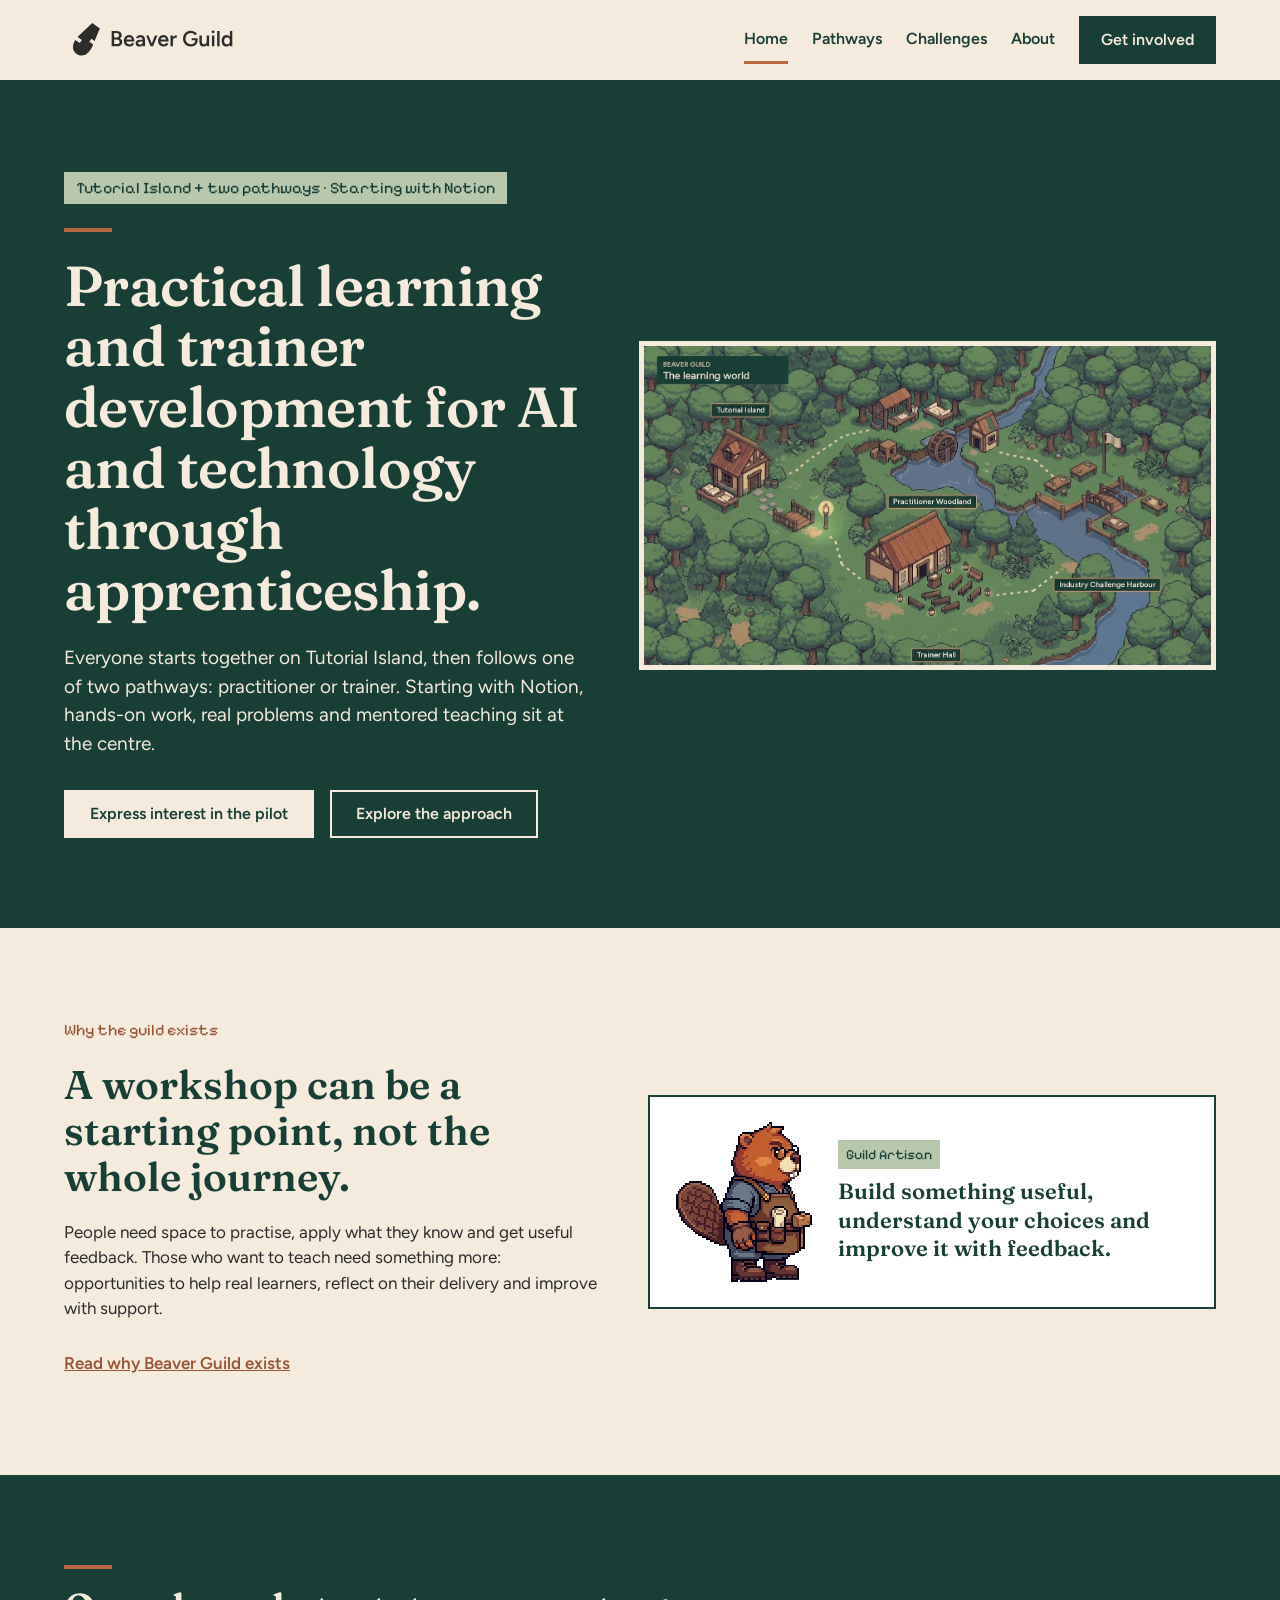
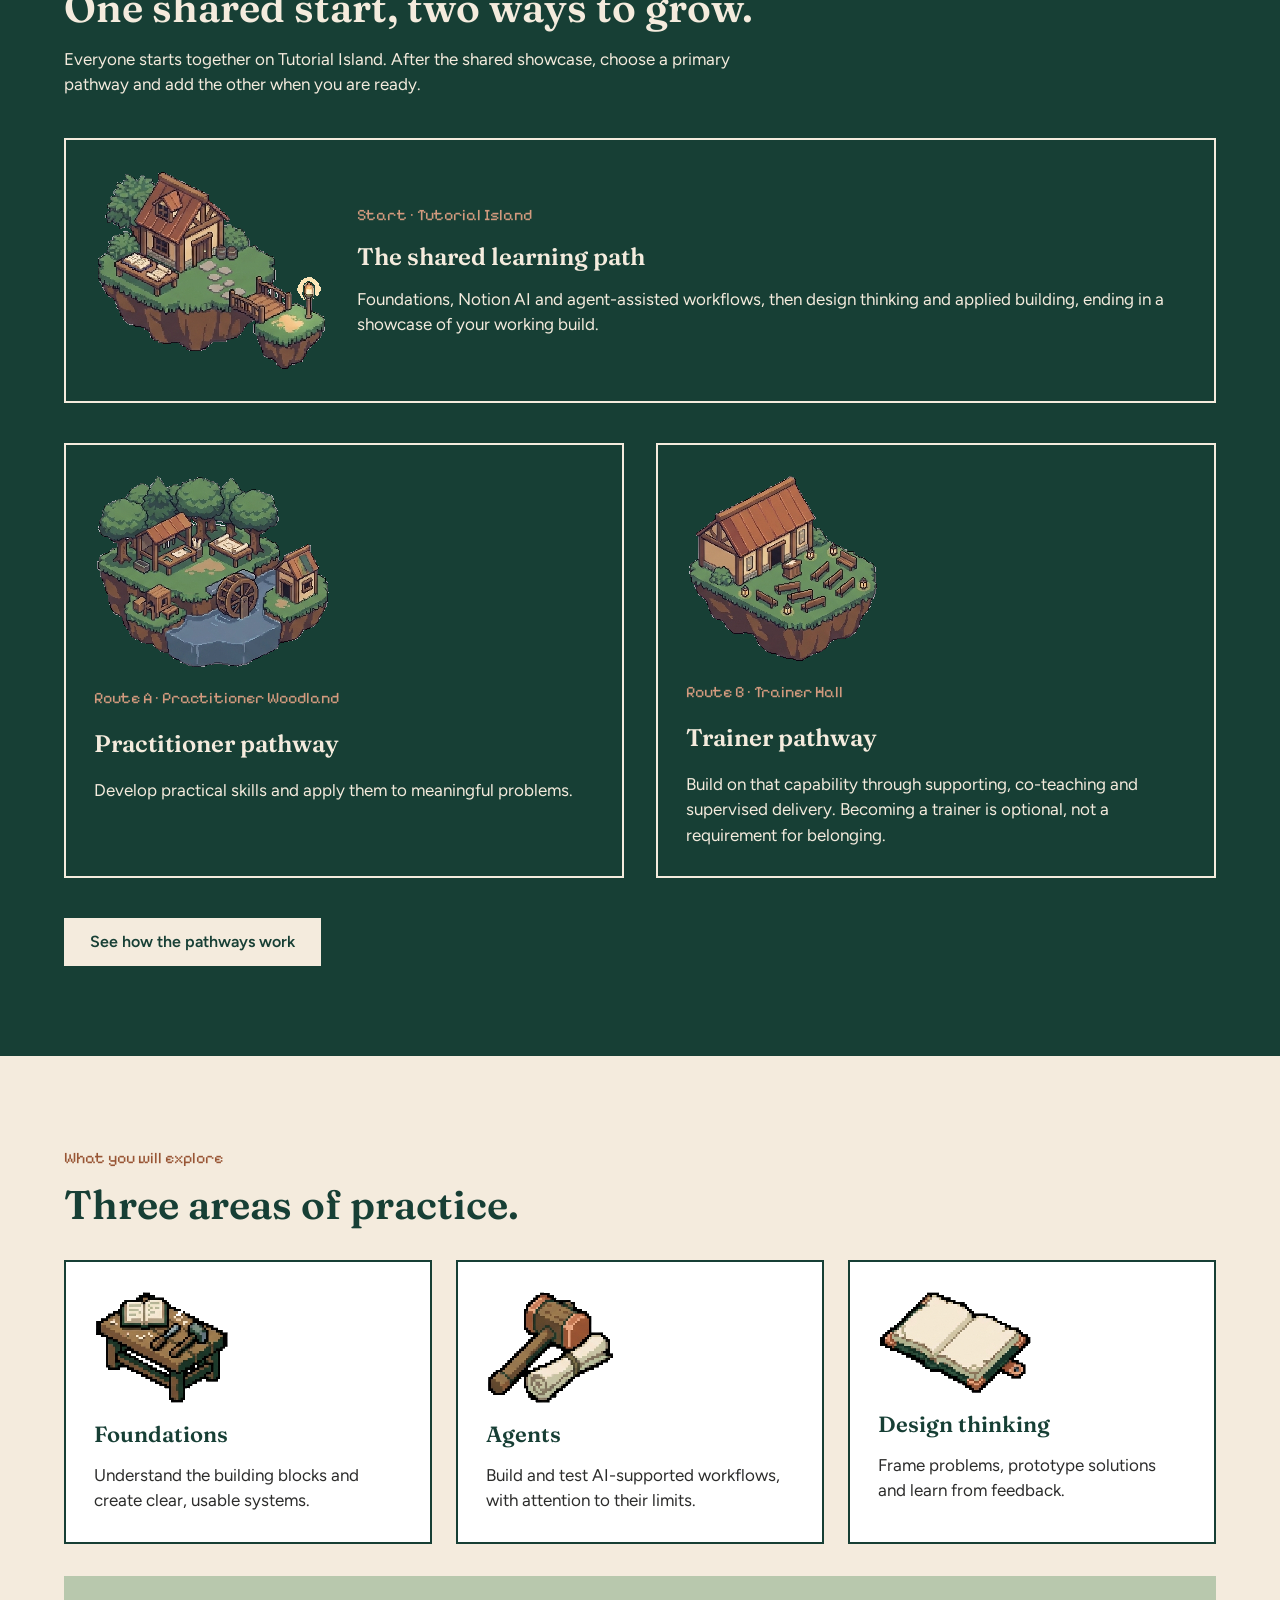
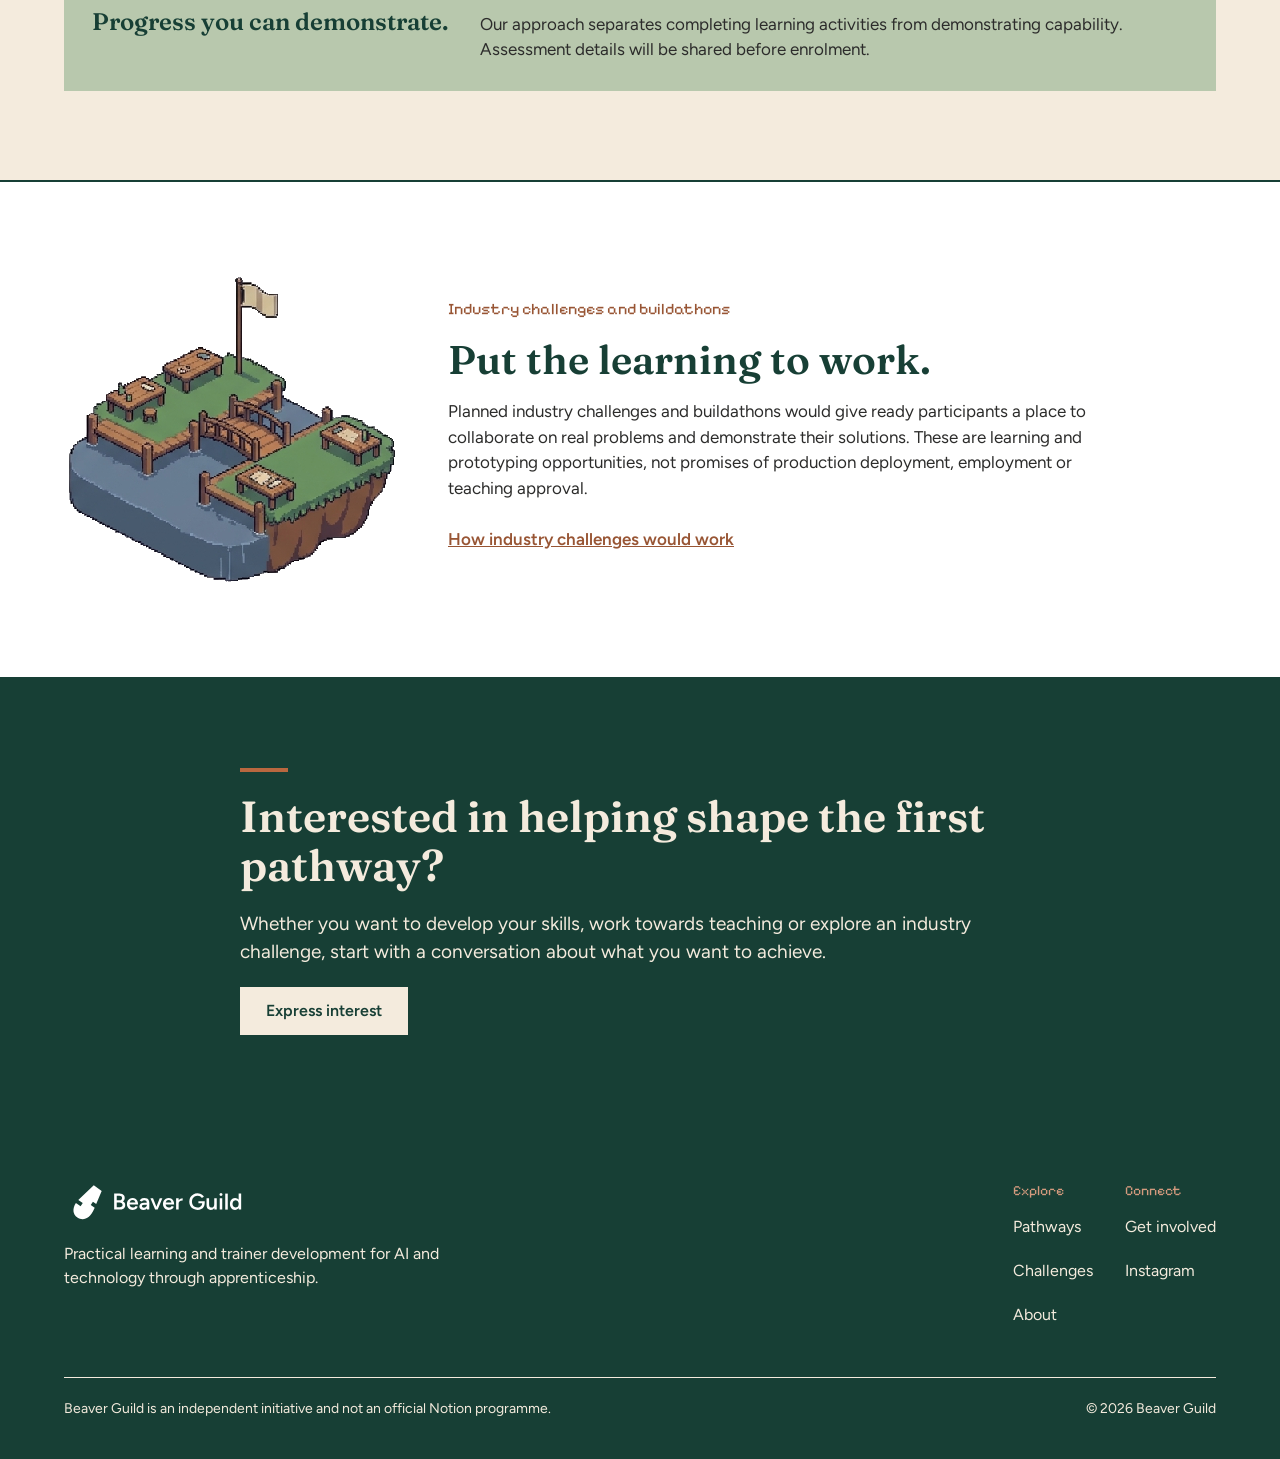
<file: index.html>
<!doctype html>
<html lang="en-GB">
<head>
<meta charset="utf-8">
<meta name="viewport" content="width=device-width, initial-scale=1">
<title>Beaver Guild · Home</title>
<meta name="description" content="Practical learning and trainer development for AI and technology through apprenticeship, starting with Notion.">
<meta property="og:title" content="Beaver Guild · Home">
<meta property="og:description" content="Practical learning and trainer development for AI and technology through apprenticeship, starting with Notion.">
<meta property="og:image" content="assets/img/world-map-forest.jpg">
<link rel="icon" href="favicon.svg" type="image/svg+xml">
<link rel="preload" href="assets/fonts/Fraunces-SemiBold.ttf" as="font" type="font/ttf" crossorigin>
<link rel="stylesheet" href="assets/css/site.css">
</head>
<body>
<div style="font-family: Figtree, Arial, sans-serif; color: #2C2C2B; background: #F4EBDD; font-size: 17px; line-height: 1.5">
<header style="font-family: Figtree, Arial, sans-serif; color: #173F35; background: #F4EBDD; border-bottom: 2px solid #173F35; padding: 16px clamp(20px, 5vw, 72px)">
<div style="max-width: 1200px; margin: 0 auto; display: flex; flex-wrap: wrap; align-items: center; justify-content: space-between; gap: 12px 32px">
<a href="index.html" style="display: inline-flex; align-items: center; min-height: 44px">
<img src="assets/img/beaver-guild-horizontal-ink.svg" alt="Beaver Guild home" style="width: 190px; height: auto; display: block">
</a>
<nav aria-label="Main" style="display: flex; flex-wrap: wrap; align-items: center; gap: 4px 24px">
<a href="index.html" style="display: inline-flex; align-items: center; min-height: 44px; font-size: 16px; font-weight: 600; color: #173F35; text-decoration: none; border-bottom: 3px solid #B9673F" aria-current="page">Home</a>
<a href="pathways.html" style="display: inline-flex; align-items: center; min-height: 44px; font-size: 16px; font-weight: 600; color: #173F35; text-decoration: none; border-bottom: 3px solid transparent">Pathways</a>
<a href="challenges.html" style="display: inline-flex; align-items: center; min-height: 44px; font-size: 16px; font-weight: 600; color: #173F35; text-decoration: none; border-bottom: 3px solid transparent">Challenges</a>
<a href="about.html" style="display: inline-flex; align-items: center; min-height: 44px; font-size: 16px; font-weight: 600; color: #173F35; text-decoration: none; border-bottom: 3px solid transparent">About</a>
<a href="get-involved.html" style="display: inline-flex; align-items: center; min-height: 44px; padding: 0 20px; background: #173F35; color: #F4EBDD; border: 2px solid #173F35; font-weight: 600; font-size: 16px; text-decoration: none">Get involved</a>
</nav>
</div>
</header>

<section style="background: #173F35; color: #F4EBDD; padding: clamp(48px, 7vw, 96px) clamp(20px, 5vw, 72px)">
<div style="max-width: 1200px; margin: 0 auto; display: flex; flex-wrap: wrap; gap: 48px; align-items: center">
<div style="flex: 1 1 420px; min-width: 0; display: flex; flex-direction: column; gap: 24px; align-items: flex-start">
<span style="font-family: 'Pixelify Sans', monospace; font-size: 16px; line-height: 1; background: #B8C8AD; color: #173F35; padding: 8px 12px">Tutorial Island + two pathways · Starting with Notion</span>
<div style="width: 48px; height: 4px; background: #B9673F"></div>
<h1 style="margin: 0; font-family: Fraunces, Georgia, serif; font-weight: 600; font-size: clamp(36px, 4.4vw, 58px); line-height: 1.08; letter-spacing: -0.01em; color: #F4EBDD">Practical learning and trainer development for AI and technology through apprenticeship.</h1>
<p style="margin: 0; font-size: 19px; max-width: 56ch; color: #F4EBDD">Everyone starts together on Tutorial Island, then follows one of two pathways: practitioner or trainer. Starting with Notion, hands-on work, real problems and mentored teaching sit at the centre.</p>
<div style="display: flex; flex-wrap: wrap; gap: 16px; margin-top: 8px">
<a href="get-involved.html" style="display: inline-flex; align-items: center; min-height: 44px; padding: 0 24px; background: #F4EBDD; color: #173F35; border: 2px solid #F4EBDD; font-weight: 600; font-size: 16px; text-decoration: none">Express interest in the pilot</a>
<a href="pathways.html" style="display: inline-flex; align-items: center; min-height: 44px; padding: 0 24px; background: transparent; color: #F4EBDD; border: 2px solid #F4EBDD; font-weight: 600; font-size: 16px; text-decoration: none">Explore the approach</a>
</div>
</div>
<div style="flex: 1 1 460px; min-width: 0; border: 5px solid #F4EBDD; line-height: 0">
<img src="assets/img/world-map-forest.jpg" alt="An illustrated forest-valley map of the Beaver Guild world: Tutorial Island, Practitioner Woodland, Trainer Hall and Industry Challenge Harbour" style="width: 100%; height: auto; display: block">
</div>
</div>
</section>

<section style="padding: clamp(56px, 7vw, 96px) clamp(20px, 5vw, 72px)">
<div style="max-width: 1200px; margin: 0 auto; display: flex; flex-wrap: wrap; gap: 48px; align-items: center">
<div style="flex: 1 1 440px; min-width: 0; display: flex; flex-direction: column; gap: 20px">
<span style="font-family: 'Pixelify Sans', monospace; font-size: 16px; color: #985534">Why the guild exists</span>
<h2 style="margin: 0; font-family: Fraunces, Georgia, serif; font-weight: 600; font-size: clamp(30px, 3.2vw, 40px); line-height: 1.15; color: #173F35">A workshop can be a starting point, not the whole journey.</h2>
<p style="margin: 0; max-width: 60ch">People need space to practise, apply what they know and get useful feedback. Those who want to teach need something more: opportunities to help real learners, reflect on their delivery and improve with support.</p>
<a href="about.html" style="font-weight: 600; min-height: 44px; display: inline-flex; align-items: center">Read why Beaver Guild exists</a>
</div>
<aside style="flex: 1 1 420px; min-width: 0; display: flex; flex-wrap: wrap; align-items: center; gap: 24px; background: #FFFFFF; border: 2px solid #173F35; padding: 24px">
<img src="assets/img/guild-artisan-side-facing.png" alt="The Guild Artisan, a pixel-art beaver in spectacles and a leather apron" style="width: 140px; height: 162px; object-fit: contain; image-rendering: pixelated; display: block; flex-shrink: 0">
<div style="flex: 1 1 200px; min-width: 0; display: flex; flex-direction: column; gap: 8px">
<span style="font-family: 'Pixelify Sans', monospace; font-size: 14px; background: #B8C8AD; color: #173F35; padding: 4px 8px; align-self: flex-start">Guild Artisan</span>
<p style="margin: 0; font-family: Fraunces, Georgia, serif; font-weight: 600; font-size: 22px; line-height: 1.3; color: #173F35">Build something useful, understand your choices and improve it with feedback.</p>
</div>
</aside>
</div>
</section>

<section style="background: #173F35; color: #F4EBDD; padding: clamp(56px, 7vw, 96px) clamp(20px, 5vw, 72px)">
<div style="max-width: 1200px; margin: 0 auto; display: flex; flex-direction: column; gap: 40px">
<div style="display: flex; flex-direction: column; gap: 16px; max-width: 720px">
<div style="width: 48px; height: 4px; background: #B9673F"></div>
<h2 style="margin: 0; font-family: Fraunces, Georgia, serif; font-weight: 600; font-size: clamp(30px, 3.2vw, 40px); line-height: 1.15; color: #F4EBDD">One shared start, two ways to grow.</h2>
<p style="margin: 0; color: #F4EBDD">Everyone starts together on Tutorial Island. After the shared showcase, choose a primary pathway and add the other when you are ready.</p>
</div>
<div style="border: 2px solid #F4EBDD; padding: 28px; display: flex; flex-wrap: wrap; gap: 28px; align-items: center">
<img src="assets/img/tutorial-island.png" alt="Tutorial Island, a small pixel-art island with a learning workbench" style="width: 235px; height: 205px; object-fit: contain; image-rendering: pixelated; display: block">
<div style="flex: 1 1 380px; min-width: 0; display: flex; flex-direction: column; gap: 12px">
<span style="font-family: 'Pixelify Sans', monospace; font-size: 16px; color: #D39A7E">Start · Tutorial Island</span>
<h3 style="margin: 0; font-family: Fraunces, Georgia, serif; font-weight: 600; font-size: 24px; color: #F4EBDD">The shared learning path</h3>
<p style="margin: 0; color: #F4EBDD">Foundations, Notion AI and agent-assisted workflows, then design thinking and applied building, ending in a showcase of your working build.</p>
</div>
</div>
<div style="display: flex; flex-wrap: wrap; gap: 32px">
<div style="flex: 1 1 340px; min-width: 0; display: flex; flex-direction: column; gap: 16px; border: 2px solid #F4EBDD; padding: 28px">
<img src="assets/img/practitioner-woodland.png" alt="Practitioner Woodland, a forested pixel-art island" style="width: 238px; height: 197px; object-fit: contain; image-rendering: pixelated; display: block">
<span style="font-family: 'Pixelify Sans', monospace; font-size: 16px; color: #D39A7E">Route A · Practitioner Woodland</span>
<h3 style="margin: 0; font-family: Fraunces, Georgia, serif; font-weight: 600; font-size: 24px; color: #F4EBDD">Practitioner pathway</h3>
<p style="margin: 0; color: #F4EBDD">Develop practical skills and apply them to meaningful problems.</p>
</div>
<div style="flex: 1 1 340px; min-width: 0; display: flex; flex-direction: column; gap: 16px; border: 2px solid #F4EBDD; padding: 28px">
<img src="assets/img/trainer-hall.png" alt="Trainer Hall, a pixel-art island with a timber hall" style="width: 194px; height: 191px; object-fit: contain; image-rendering: pixelated; display: block">
<span style="font-family: 'Pixelify Sans', monospace; font-size: 16px; color: #D39A7E">Route B · Trainer Hall</span>
<h3 style="margin: 0; font-family: Fraunces, Georgia, serif; font-weight: 600; font-size: 24px; color: #F4EBDD">Trainer pathway</h3>
<p style="margin: 0; color: #F4EBDD">Build on that capability through supporting, co-teaching and supervised delivery. Becoming a trainer is optional, not a requirement for belonging.</p>
</div>
</div>
<a href="pathways.html" style="align-self: flex-start; display: inline-flex; align-items: center; min-height: 44px; padding: 0 24px; background: #F4EBDD; color: #173F35; border: 2px solid #F4EBDD; font-weight: 600; font-size: 16px; text-decoration: none">See how the pathways work</a>
</div>
</section>

<section style="padding: clamp(56px, 7vw, 96px) clamp(20px, 5vw, 72px)">
<div style="max-width: 1200px; margin: 0 auto; display: flex; flex-direction: column; gap: 32px">
<div style="display: flex; flex-direction: column; gap: 12px">
<span style="font-family: 'Pixelify Sans', monospace; font-size: 16px; color: #985534">What you will explore</span>
<h2 style="margin: 0; font-family: Fraunces, Georgia, serif; font-weight: 600; font-size: clamp(30px, 3.2vw, 40px); line-height: 1.15; color: #173F35">Three areas of practice.</h2>
</div>
<div style="display: flex; flex-wrap: wrap; gap: 24px">
<div style="flex: 1 1 280px; min-width: 0; background: #FFFFFF; border: 2px solid #173F35; padding: 28px; display: flex; flex-direction: column; gap: 12px">
<img src="assets/img/learning-workbench.png" alt="" style="width: 136px; height: 116px; object-fit: contain; image-rendering: pixelated; display: block">
<h3 style="margin: 0; font-family: Fraunces, Georgia, serif; font-weight: 600; font-size: 22px; color: #173F35">Foundations</h3>
<p style="margin: 0">Understand the building blocks and create clear, usable systems.</p>
</div>
<div style="flex: 1 1 280px; min-width: 0; background: #FFFFFF; border: 2px solid #173F35; padding: 28px; display: flex; flex-direction: column; gap: 12px">
<img src="assets/img/crafting-tools.png" alt="" style="width: 129px; height: 116px; object-fit: contain; image-rendering: pixelated; display: block">
<h3 style="margin: 0; font-family: Fraunces, Georgia, serif; font-weight: 600; font-size: 22px; color: #173F35">Agents</h3>
<p style="margin: 0">Build and test AI-supported workflows, with attention to their limits.</p>
</div>
<div style="flex: 1 1 280px; min-width: 0; background: #FFFFFF; border: 2px solid #173F35; padding: 28px; display: flex; flex-direction: column; gap: 12px">
<img src="assets/img/quest-journal.png" alt="" style="width: 155px; height: 106px; object-fit: contain; image-rendering: pixelated; display: block">
<h3 style="margin: 0; font-family: Fraunces, Georgia, serif; font-weight: 600; font-size: 22px; color: #173F35">Design thinking</h3>
<p style="margin: 0">Frame problems, prototype solutions and learn from feedback.</p>
</div>
</div>
<div style="background: #B8C8AD; padding: 28px; display: flex; flex-wrap: wrap; gap: 16px 32px; align-items: baseline">
<h3 style="margin: 0; font-family: Fraunces, Georgia, serif; font-weight: 600; font-size: 24px; color: #173F35; flex: 0 1 auto">Progress you can demonstrate.</h3>
<p style="margin: 0; flex: 1 1 420px; color: #2C2C2B">Our approach separates completing learning activities from demonstrating capability. Assessment details will be shared before enrolment.</p>
</div>
</div>
</section>

<section style="background: #FFFFFF; padding: clamp(56px, 7vw, 96px) clamp(20px, 5vw, 72px); border-top: 2px solid #173F35; border-bottom: 2px solid #173F35">
<div style="max-width: 1200px; margin: 0 auto; display: flex; flex-wrap: wrap; gap: 48px; align-items: center">
<img src="assets/img/industry-harbour.png" alt="Industry Challenge Harbour, a pixel-art island with a small harbour" style="flex: 0 1 336px; width: 336px; max-width: 100%; height: auto; image-rendering: pixelated; display: block">
<div style="flex: 1 1 420px; min-width: 0; display: flex; flex-direction: column; gap: 16px">
<span style="font-family: 'Pixelify Sans', monospace; font-size: 16px; color: #985534">Industry challenges and buildathons</span>
<h2 style="margin: 0; font-family: Fraunces, Georgia, serif; font-weight: 600; font-size: clamp(30px, 3.2vw, 40px); line-height: 1.15; color: #173F35">Put the learning to work.</h2>
<p style="margin: 0; max-width: 60ch">Planned industry challenges and buildathons would give ready participants a place to collaborate on real problems and demonstrate their solutions. These are learning and prototyping opportunities, not promises of production deployment, employment or teaching approval.</p>
<a href="challenges.html" style="font-weight: 600; min-height: 44px; display: inline-flex; align-items: center">How industry challenges would work</a>
</div>
</div>
</section>

<section style="background: #173F35; color: #F4EBDD; padding: clamp(56px, 7vw, 96px) clamp(20px, 5vw, 72px)">
<div style="max-width: 800px; margin: 0 auto; display: flex; flex-direction: column; gap: 20px; align-items: flex-start">
<div style="width: 48px; height: 4px; background: #B9673F"></div>
<h2 style="margin: 0; font-family: Fraunces, Georgia, serif; font-weight: 600; font-size: clamp(30px, 3.4vw, 44px); line-height: 1.12; color: #F4EBDD">Interested in helping shape the first pathway?</h2>
<p style="margin: 0; font-size: 19px; color: #F4EBDD">Whether you want to develop your skills, work towards teaching or explore an industry challenge, start with a conversation about what you want to achieve.</p>
<a href="get-involved.html" style="display: inline-flex; align-items: center; min-height: 44px; padding: 0 24px; background: #F4EBDD; color: #173F35; border: 2px solid #F4EBDD; font-weight: 600; font-size: 16px; text-decoration: none">Express interest</a>
</div>
</section>

<footer style="font-family: Figtree, Arial, sans-serif; background: #173F35; color: #F4EBDD; padding: 56px clamp(20px, 5vw, 72px) 40px; font-size: 16px; line-height: 1.5">
<div style="max-width: 1200px; margin: 0 auto; display: flex; flex-direction: column; gap: 40px">
<div style="display: flex; flex-wrap: wrap; justify-content: space-between; gap: 32px">
<div style="flex: 1 1 320px; min-width: 0; display: flex; flex-direction: column; gap: 16px">
<img src="assets/img/beaver-guild-horizontal-white.svg" alt="Beaver Guild" style="width: 200px; height: auto; display: block">
<p style="margin: 0; max-width: 42ch; color: #F4EBDD">Practical learning and trainer development for AI and technology through apprenticeship.</p>
</div>
<nav aria-label="Footer" style="flex: 0 1 auto; display: flex; flex-wrap: wrap; gap: 8px 32px">
<div style="display: flex; flex-direction: column">
<span style="font-family: 'Pixelify Sans', monospace; font-size: 14px; color: #D39A7E; margin-bottom: 4px">Explore</span>
<a href="pathways.html" style="color: #F4EBDD; text-decoration: none; min-height: 44px; display: inline-flex; align-items: center">Pathways</a>
<a href="challenges.html" style="color: #F4EBDD; text-decoration: none; min-height: 44px; display: inline-flex; align-items: center">Challenges</a>
<a href="about.html" style="color: #F4EBDD; text-decoration: none; min-height: 44px; display: inline-flex; align-items: center">About</a>
</div>
<div style="display: flex; flex-direction: column">
<span style="font-family: 'Pixelify Sans', monospace; font-size: 14px; color: #D39A7E; margin-bottom: 4px">Connect</span>
<a href="get-involved.html" style="color: #F4EBDD; text-decoration: none; min-height: 44px; display: inline-flex; align-items: center">Get involved</a>
<a href="https://www.instagram.com/beaverguild" style="color: #F4EBDD; text-decoration: none; min-height: 44px; display: inline-flex; align-items: center">Instagram</a>
</div>
</nav>
</div>
<div style="border-top: 1px solid #F4EBDD; padding-top: 20px; display: flex; flex-wrap: wrap; justify-content: space-between; gap: 8px 24px; font-size: 14px">
<p style="margin: 0; color: #F4EBDD">Beaver Guild is an independent initiative and not an official Notion programme.</p>
<p style="margin: 0; color: #F4EBDD">© 2026 Beaver Guild</p>
</div>
</div>
</footer>
</div>
</body>
</html>
</file>
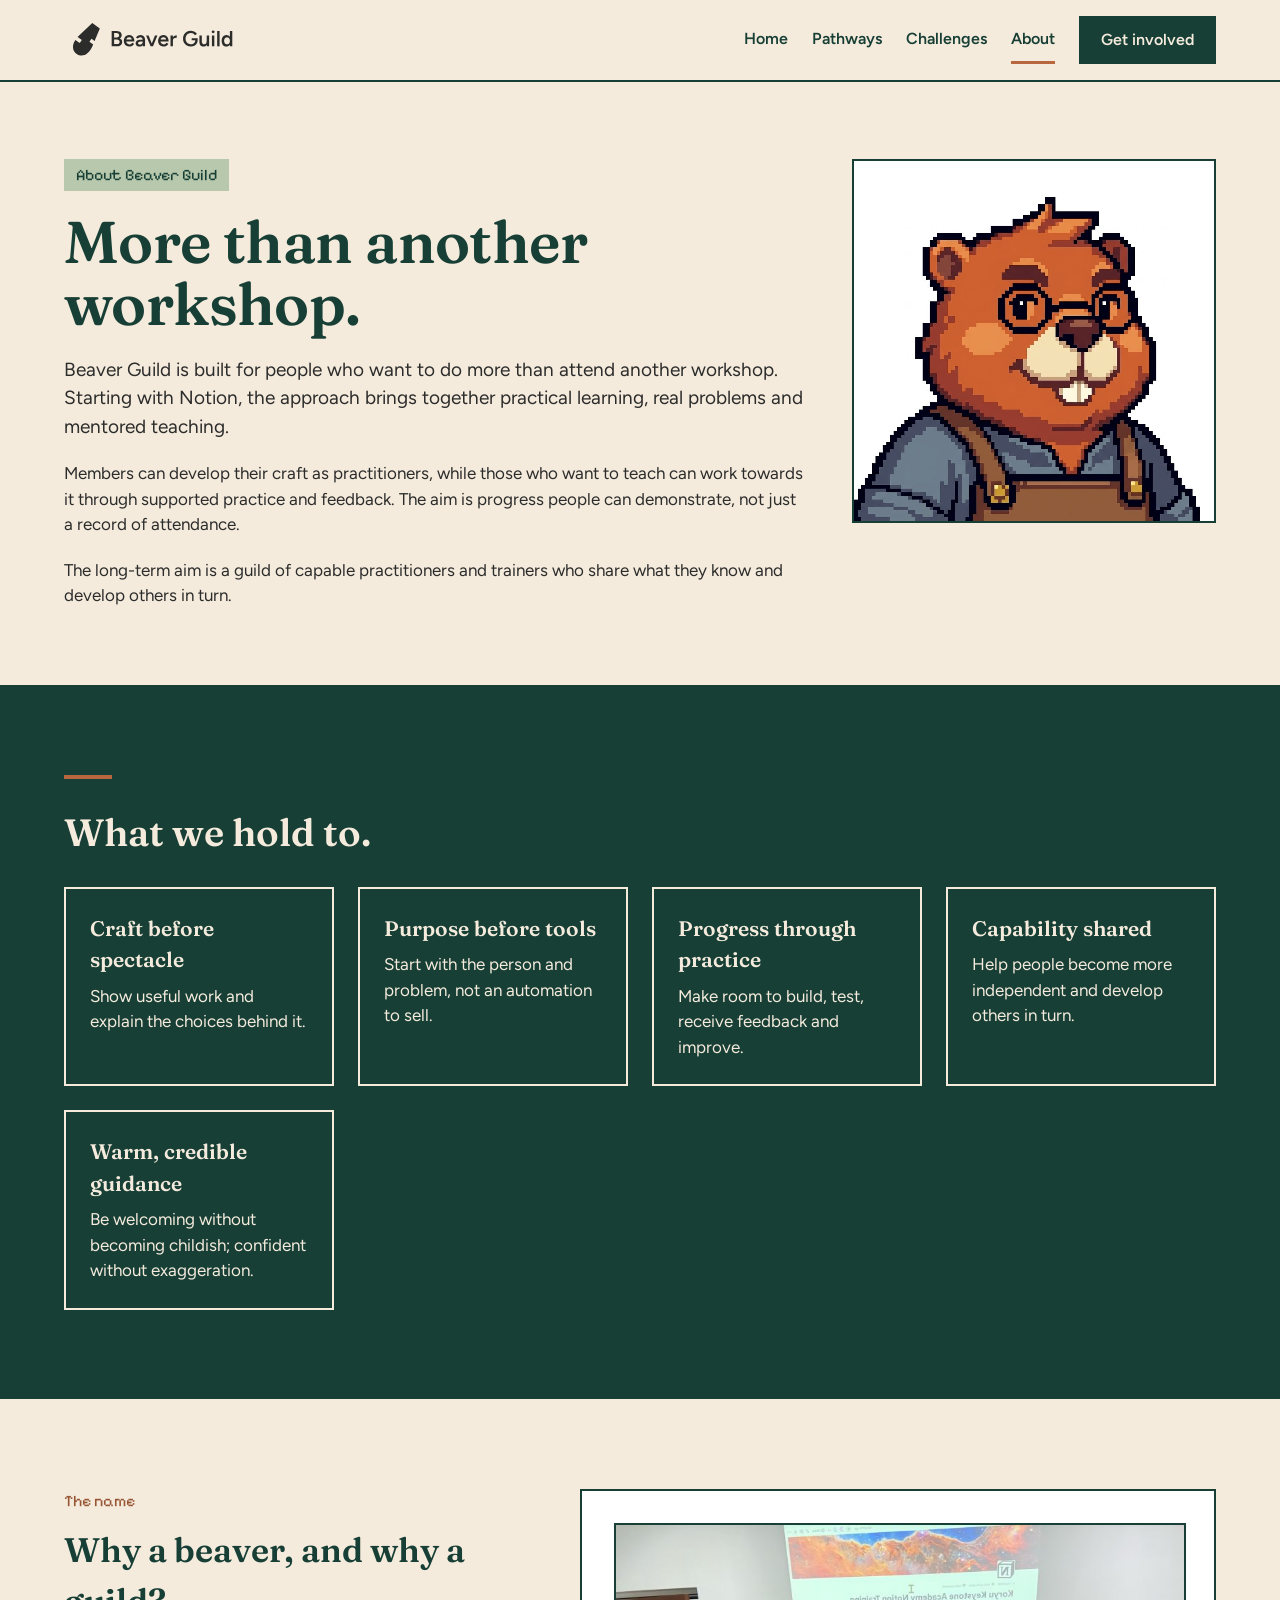
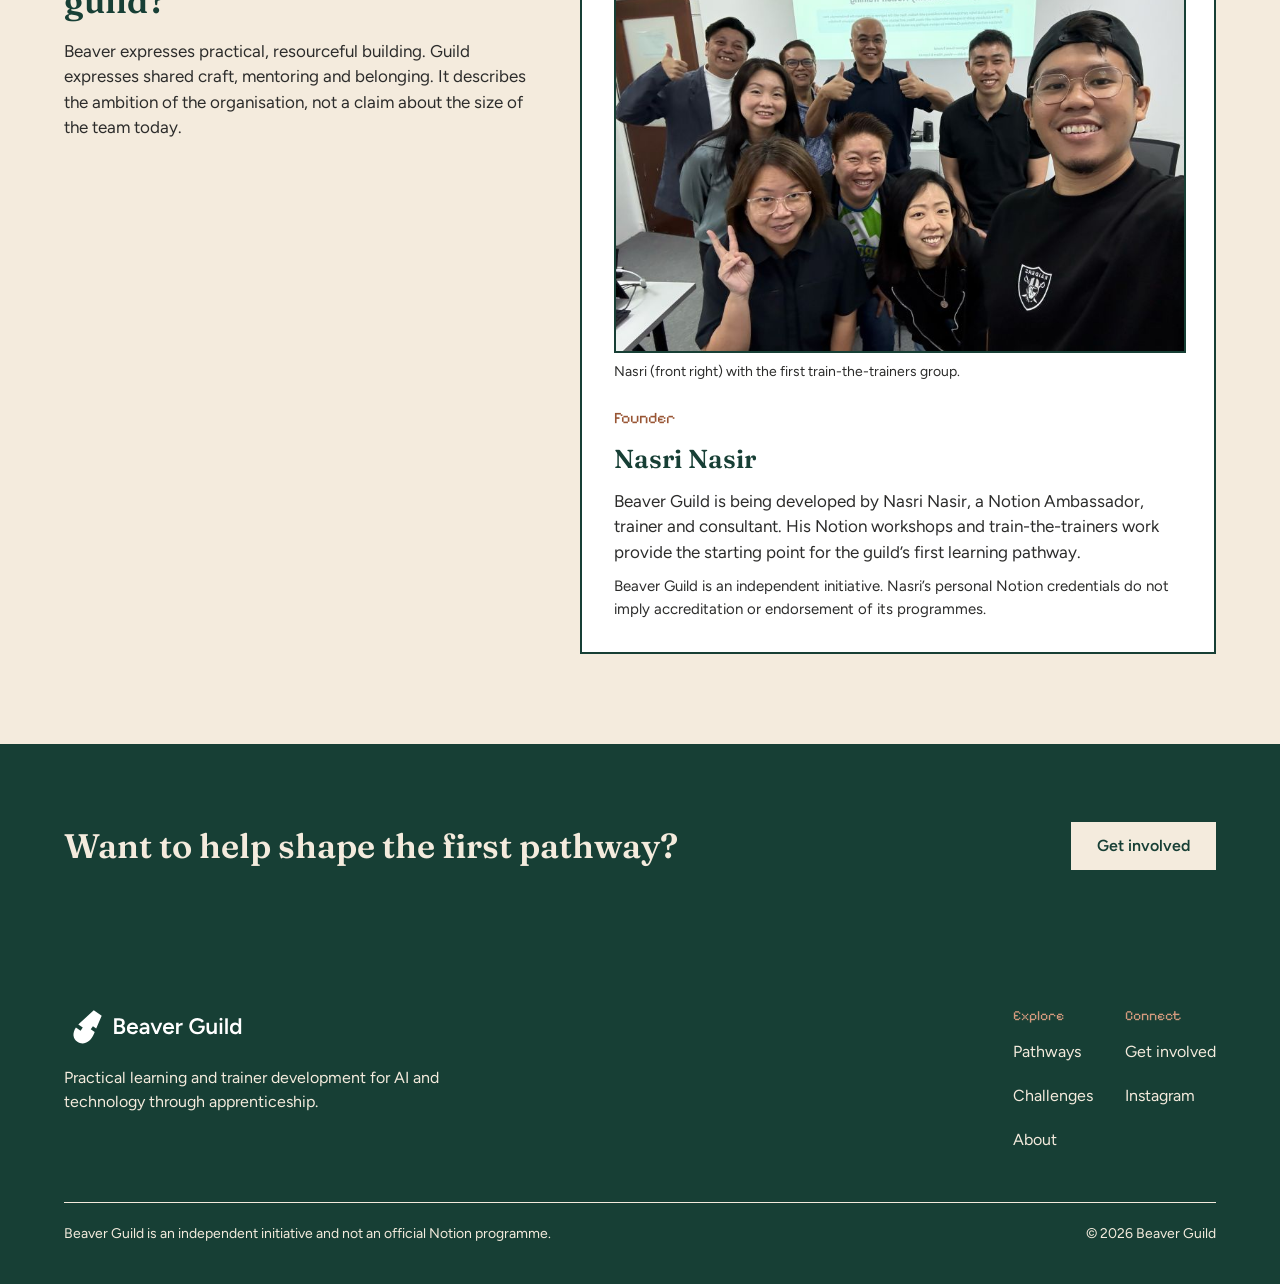
<file: about.html>
<!doctype html>
<html lang="en-GB">
<head>
<meta charset="utf-8">
<meta name="viewport" content="width=device-width, initial-scale=1">
<title>Beaver Guild · About</title>
<meta name="description" content="Why Beaver Guild exists, what it holds to, and who is building it.">
<meta property="og:title" content="Beaver Guild · About">
<meta property="og:description" content="Why Beaver Guild exists, what it holds to, and who is building it.">
<meta property="og:image" content="assets/img/world-map-forest.jpg">
<link rel="icon" href="favicon.svg" type="image/svg+xml">
<link rel="preload" href="assets/fonts/Fraunces-SemiBold.ttf" as="font" type="font/ttf" crossorigin>
<link rel="stylesheet" href="assets/css/site.css">
</head>
<body>
<div style="font-family: Figtree, Arial, sans-serif; color: #2C2C2B; background: #F4EBDD; font-size: 17px; line-height: 1.5">
<header style="font-family: Figtree, Arial, sans-serif; color: #173F35; background: #F4EBDD; border-bottom: 2px solid #173F35; padding: 16px clamp(20px, 5vw, 72px)">
<div style="max-width: 1200px; margin: 0 auto; display: flex; flex-wrap: wrap; align-items: center; justify-content: space-between; gap: 12px 32px">
<a href="index.html" style="display: inline-flex; align-items: center; min-height: 44px">
<img src="assets/img/beaver-guild-horizontal-ink.svg" alt="Beaver Guild home" style="width: 190px; height: auto; display: block">
</a>
<nav aria-label="Main" style="display: flex; flex-wrap: wrap; align-items: center; gap: 4px 24px">
<a href="index.html" style="display: inline-flex; align-items: center; min-height: 44px; font-size: 16px; font-weight: 600; color: #173F35; text-decoration: none; border-bottom: 3px solid transparent">Home</a>
<a href="pathways.html" style="display: inline-flex; align-items: center; min-height: 44px; font-size: 16px; font-weight: 600; color: #173F35; text-decoration: none; border-bottom: 3px solid transparent">Pathways</a>
<a href="challenges.html" style="display: inline-flex; align-items: center; min-height: 44px; font-size: 16px; font-weight: 600; color: #173F35; text-decoration: none; border-bottom: 3px solid transparent">Challenges</a>
<a href="about.html" style="display: inline-flex; align-items: center; min-height: 44px; font-size: 16px; font-weight: 600; color: #173F35; text-decoration: none; border-bottom: 3px solid #B9673F" aria-current="page">About</a>
<a href="get-involved.html" style="display: inline-flex; align-items: center; min-height: 44px; padding: 0 20px; background: #173F35; color: #F4EBDD; border: 2px solid #173F35; font-weight: 600; font-size: 16px; text-decoration: none">Get involved</a>
</nav>
</div>
</header>

<section style="padding: clamp(48px, 6vw, 88px) clamp(20px, 5vw, 72px)">
<div style="max-width: 1200px; margin: 0 auto; display: flex; flex-wrap: wrap; gap: 48px; align-items: flex-start">
<div style="flex: 1 1 520px; min-width: 0; display: flex; flex-direction: column; gap: 20px">
<span style="font-family: 'Pixelify Sans', monospace; font-size: 16px; background: #B8C8AD; color: #173F35; padding: 8px 12px; line-height: 1; align-self: flex-start">About Beaver Guild</span>
<h1 style="margin: 0; font-family: Fraunces, Georgia, serif; font-weight: 600; font-size: clamp(36px, 4.6vw, 60px); line-height: 1.06; letter-spacing: -0.01em; color: #173F35">More than another workshop.</h1>
<p style="margin: 0; font-size: 19px">Beaver Guild is built for people who want to do more than attend another workshop. Starting with Notion, the approach brings together practical learning, real problems and mentored teaching.</p>
<p style="margin: 0">Members can develop their craft as practitioners, while those who want to teach can work towards it through supported practice and feedback. The aim is progress people can demonstrate, not just a record of attendance.</p>
<p style="margin: 0">The long-term aim is a guild of capable practitioners and trainers who share what they know and develop others in turn.</p>
</div>
<img src="assets/img/guild-artisan-headshot.jpg" alt="The Guild Artisan, head and shoulders, in round spectacles and a slate-blue tunic" style="flex: 0 1 360px; width: 360px; max-width: 100%; height: auto; image-rendering: pixelated; display: block; border: 2px solid #173F35">
</div>
</section>

<section style="background: #173F35; color: #F4EBDD; padding: clamp(56px, 7vw, 96px) clamp(20px, 5vw, 72px)">
<div style="max-width: 1200px; margin: 0 auto; display: flex; flex-direction: column; gap: 32px">
<div style="width: 48px; height: 4px; background: #B9673F"></div>
<h2 style="margin: 0; font-family: Fraunces, Georgia, serif; font-weight: 600; font-size: clamp(28px, 3vw, 38px); line-height: 1.15; color: #F4EBDD">What we hold to.</h2>
<div style="display: grid; grid-template-columns: repeat(auto-fit, minmax(240px, 1fr)); gap: 24px">
<div style="border: 2px solid #F4EBDD; padding: 24px; display: flex; flex-direction: column; gap: 8px">
<h3 style="margin: 0; font-family: Fraunces, Georgia, serif; font-weight: 600; font-size: 21px; color: #F4EBDD">Craft before spectacle</h3>
<p style="margin: 0; color: #F4EBDD">Show useful work and explain the choices behind it.</p>
</div>
<div style="border: 2px solid #F4EBDD; padding: 24px; display: flex; flex-direction: column; gap: 8px">
<h3 style="margin: 0; font-family: Fraunces, Georgia, serif; font-weight: 600; font-size: 21px; color: #F4EBDD">Purpose before tools</h3>
<p style="margin: 0; color: #F4EBDD">Start with the person and problem, not an automation to sell.</p>
</div>
<div style="border: 2px solid #F4EBDD; padding: 24px; display: flex; flex-direction: column; gap: 8px">
<h3 style="margin: 0; font-family: Fraunces, Georgia, serif; font-weight: 600; font-size: 21px; color: #F4EBDD">Progress through practice</h3>
<p style="margin: 0; color: #F4EBDD">Make room to build, test, receive feedback and improve.</p>
</div>
<div style="border: 2px solid #F4EBDD; padding: 24px; display: flex; flex-direction: column; gap: 8px">
<h3 style="margin: 0; font-family: Fraunces, Georgia, serif; font-weight: 600; font-size: 21px; color: #F4EBDD">Capability shared</h3>
<p style="margin: 0; color: #F4EBDD">Help people become more independent and develop others in turn.</p>
</div>
<div style="border: 2px solid #F4EBDD; padding: 24px; display: flex; flex-direction: column; gap: 8px">
<h3 style="margin: 0; font-family: Fraunces, Georgia, serif; font-weight: 600; font-size: 21px; color: #F4EBDD">Warm, credible guidance</h3>
<p style="margin: 0; color: #F4EBDD">Be welcoming without becoming childish; confident without exaggeration.</p>
</div>
</div>
</div>
</section>

<section style="padding: clamp(56px, 7vw, 96px) clamp(20px, 5vw, 72px)">
<div style="max-width: 1200px; margin: 0 auto; display: flex; flex-wrap: wrap; gap: 48px">
<div style="flex: 1 1 380px; min-width: 0; display: flex; flex-direction: column; gap: 12px">
<span style="font-family: 'Pixelify Sans', monospace; font-size: 16px; color: #985534">The name</span>
<h2 style="margin: 0; font-family: Fraunces, Georgia, serif; font-weight: 600; font-size: clamp(26px, 2.8vw, 34px); color: #173F35">Why a beaver, and why a guild?</h2>
<p style="margin: 0">Beaver expresses practical, resourceful building. Guild expresses shared craft, mentoring and belonging. It describes the ambition of the organisation, not a claim about the size of the team today.</p>
</div>
<div style="flex: 1 1 480px; min-width: 0; background: #FFFFFF; border: 2px solid #173F35; padding: 32px; display: flex; flex-direction: column; gap: 24px">
<figure style="margin: 0; display: flex; flex-direction: column; gap: 8px">
<img src="assets/img/ttt-batch-1.jpg" alt="Nasri Nasir taking a group selfie with eight smiling participants after a Notion train-the-trainers session, a Notion training slide on the screen behind them" style="width: 100%; height: auto; display: block; border: 2px solid #173F35">
<figcaption style="font-size: 14px; color: #2C2C2B">Nasri (front right) with the first train-the-trainers group.</figcaption>
</figure>
<div style="display: flex; flex-direction: column; gap: 10px">
<span style="font-family: 'Pixelify Sans', monospace; font-size: 16px; color: #985534">Founder</span>
<h2 style="margin: 0; font-family: Fraunces, Georgia, serif; font-weight: 600; font-size: 26px; color: #173F35">Nasri Nasir</h2>
<p style="margin: 0">Beaver Guild is being developed by Nasri Nasir, a Notion Ambassador, trainer and consultant. His Notion workshops and train-the-trainers work provide the starting point for the guild’s first learning pathway.</p>
<p style="margin: 0; font-size: 15px">Beaver Guild is an independent initiative. Nasri’s personal Notion credentials do not imply accreditation or endorsement of its programmes.</p>
</div>
</div>
</div>
</section>

<section style="background: #173F35; color: #F4EBDD; padding: clamp(48px, 6vw, 80px) clamp(20px, 5vw, 72px)">
<div style="max-width: 1200px; margin: 0 auto; display: flex; flex-wrap: wrap; gap: 24px; align-items: center; justify-content: space-between">
<h2 style="margin: 0; font-family: Fraunces, Georgia, serif; font-weight: 600; font-size: clamp(26px, 2.8vw, 34px); color: #F4EBDD; flex: 1 1 420px">Want to help shape the first pathway?</h2>
<a href="get-involved.html" style="display: inline-flex; align-items: center; min-height: 44px; padding: 0 24px; background: #F4EBDD; color: #173F35; border: 2px solid #F4EBDD; font-weight: 600; font-size: 16px; text-decoration: none">Get involved</a>
</div>
</section>

<footer style="font-family: Figtree, Arial, sans-serif; background: #173F35; color: #F4EBDD; padding: 56px clamp(20px, 5vw, 72px) 40px; font-size: 16px; line-height: 1.5">
<div style="max-width: 1200px; margin: 0 auto; display: flex; flex-direction: column; gap: 40px">
<div style="display: flex; flex-wrap: wrap; justify-content: space-between; gap: 32px">
<div style="flex: 1 1 320px; min-width: 0; display: flex; flex-direction: column; gap: 16px">
<img src="assets/img/beaver-guild-horizontal-white.svg" alt="Beaver Guild" style="width: 200px; height: auto; display: block">
<p style="margin: 0; max-width: 42ch; color: #F4EBDD">Practical learning and trainer development for AI and technology through apprenticeship.</p>
</div>
<nav aria-label="Footer" style="flex: 0 1 auto; display: flex; flex-wrap: wrap; gap: 8px 32px">
<div style="display: flex; flex-direction: column">
<span style="font-family: 'Pixelify Sans', monospace; font-size: 14px; color: #D39A7E; margin-bottom: 4px">Explore</span>
<a href="pathways.html" style="color: #F4EBDD; text-decoration: none; min-height: 44px; display: inline-flex; align-items: center">Pathways</a>
<a href="challenges.html" style="color: #F4EBDD; text-decoration: none; min-height: 44px; display: inline-flex; align-items: center">Challenges</a>
<a href="about.html" style="color: #F4EBDD; text-decoration: none; min-height: 44px; display: inline-flex; align-items: center">About</a>
</div>
<div style="display: flex; flex-direction: column">
<span style="font-family: 'Pixelify Sans', monospace; font-size: 14px; color: #D39A7E; margin-bottom: 4px">Connect</span>
<a href="get-involved.html" style="color: #F4EBDD; text-decoration: none; min-height: 44px; display: inline-flex; align-items: center">Get involved</a>
<a href="https://www.instagram.com/beaverguild" style="color: #F4EBDD; text-decoration: none; min-height: 44px; display: inline-flex; align-items: center">Instagram</a>
</div>
</nav>
</div>
<div style="border-top: 1px solid #F4EBDD; padding-top: 20px; display: flex; flex-wrap: wrap; justify-content: space-between; gap: 8px 24px; font-size: 14px">
<p style="margin: 0; color: #F4EBDD">Beaver Guild is an independent initiative and not an official Notion programme.</p>
<p style="margin: 0; color: #F4EBDD">© 2026 Beaver Guild</p>
</div>
</div>
</footer>
</div>
</body>
</html>
</file>
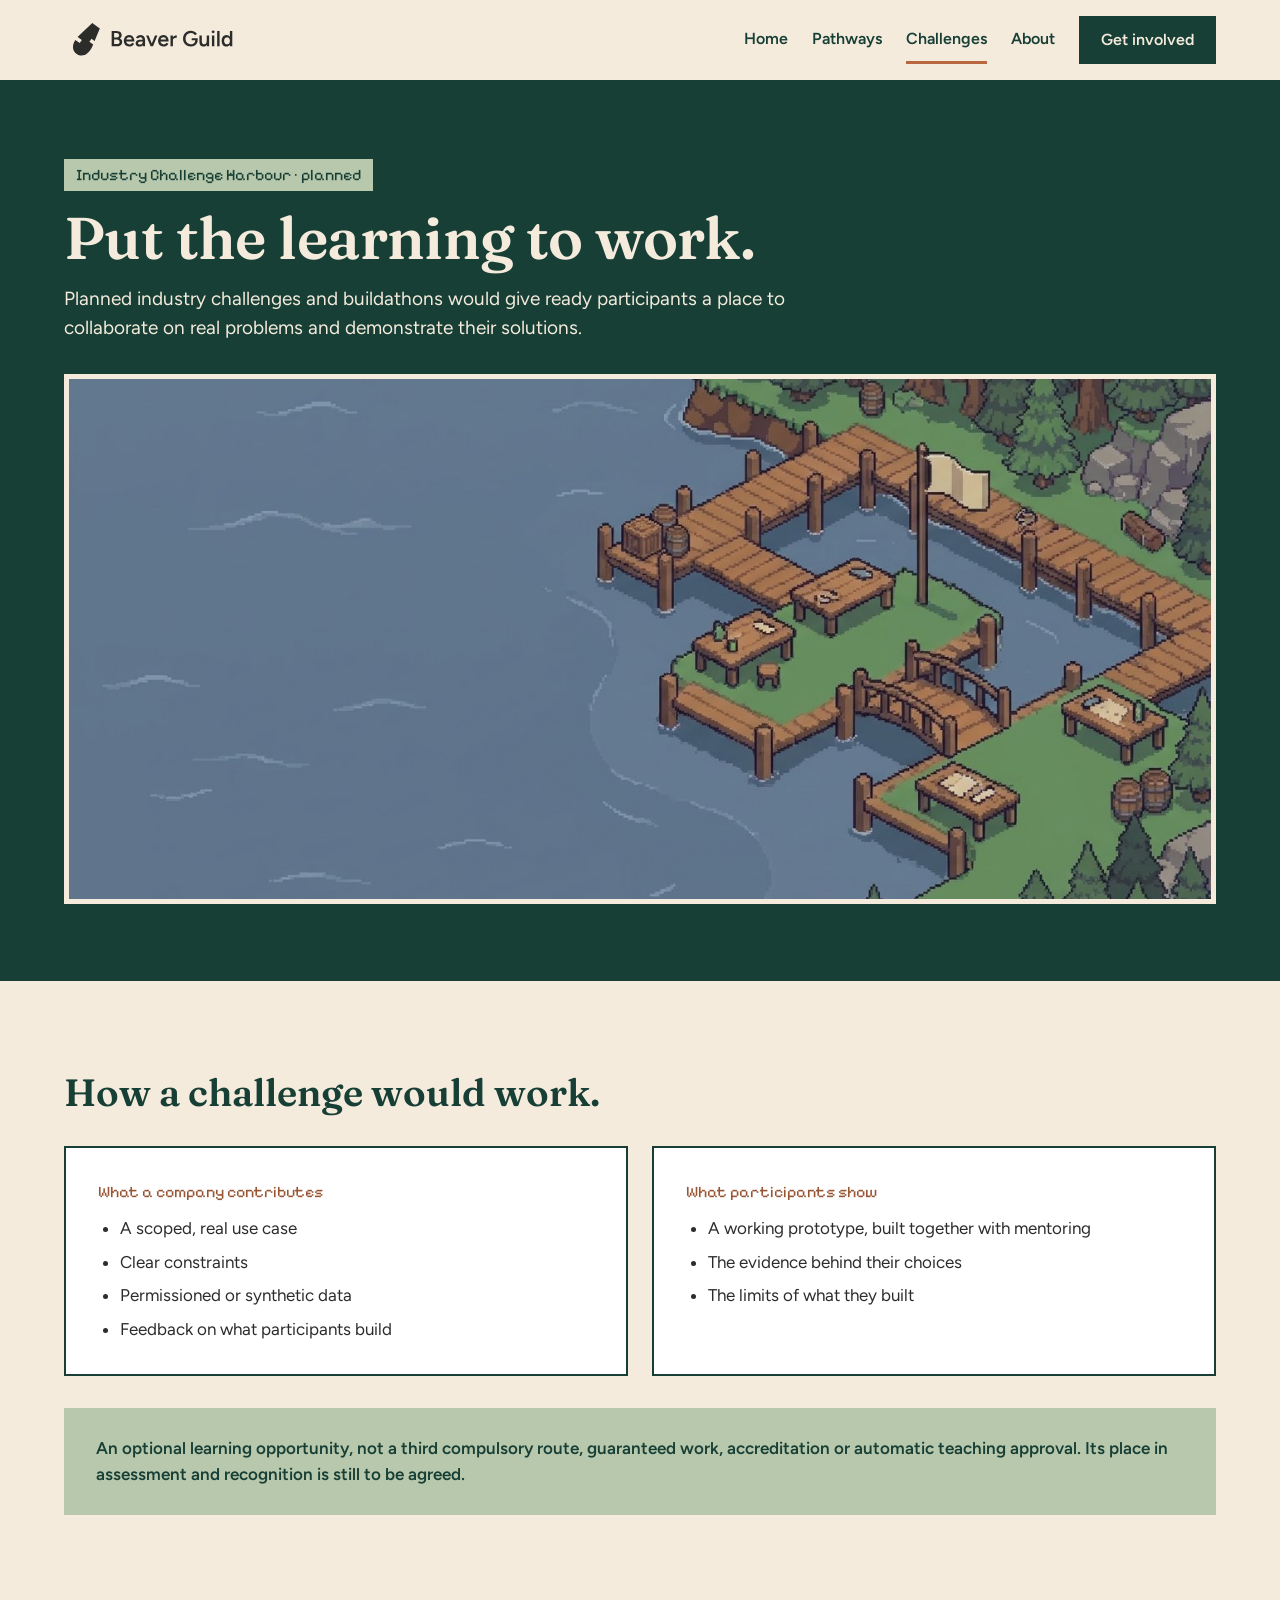
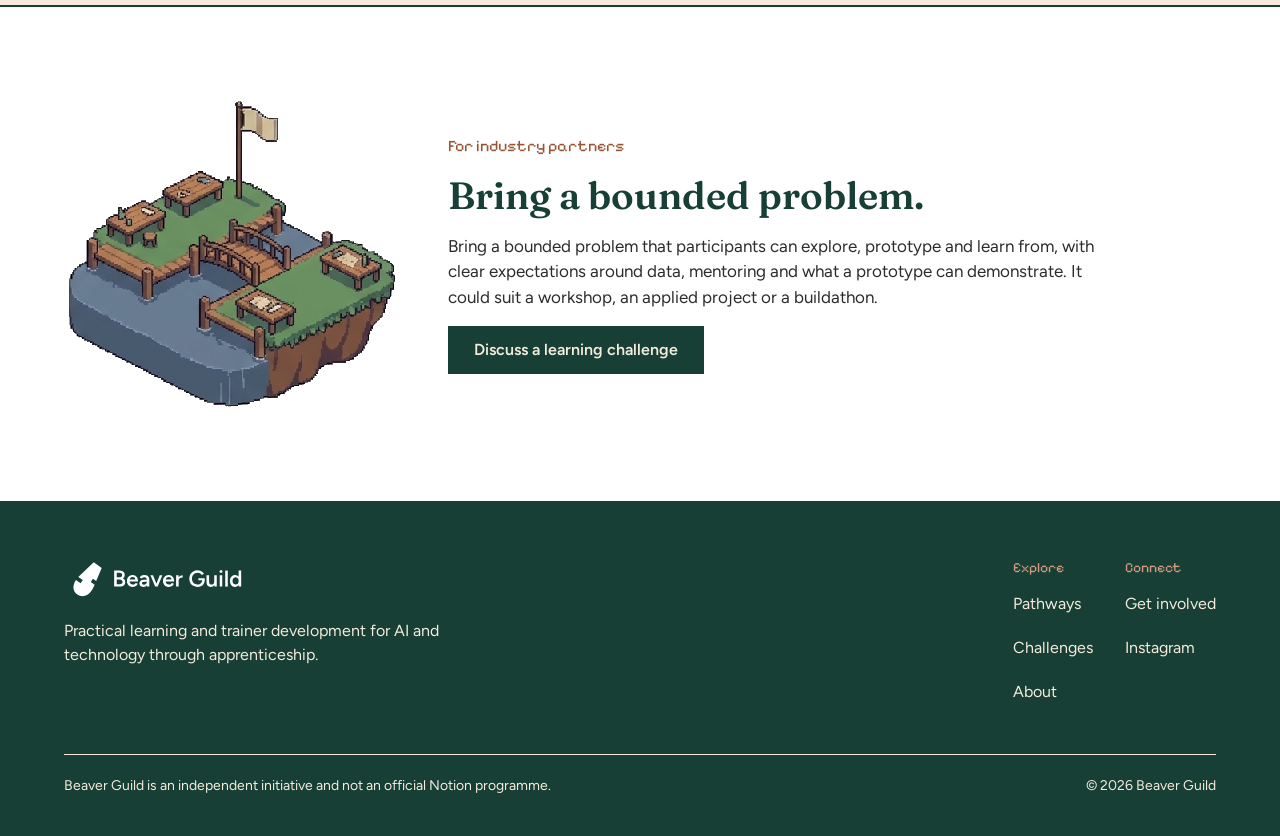
<file: challenges.html>
<!doctype html>
<html lang="en-GB">
<head>
<meta charset="utf-8">
<meta name="viewport" content="width=device-width, initial-scale=1">
<title>Beaver Guild · Industry challenges</title>
<meta name="description" content="Industry challenges and buildathons: put the learning to work on real, bounded problems.">
<meta property="og:title" content="Beaver Guild · Industry challenges">
<meta property="og:description" content="Industry challenges and buildathons: put the learning to work on real, bounded problems.">
<meta property="og:image" content="assets/img/world-map-forest.jpg">
<link rel="icon" href="favicon.svg" type="image/svg+xml">
<link rel="preload" href="assets/fonts/Fraunces-SemiBold.ttf" as="font" type="font/ttf" crossorigin>
<link rel="stylesheet" href="assets/css/site.css">
</head>
<body>
<div style="font-family: Figtree, Arial, sans-serif; color: #2C2C2B; background: #F4EBDD; font-size: 17px; line-height: 1.5">
<header style="font-family: Figtree, Arial, sans-serif; color: #173F35; background: #F4EBDD; border-bottom: 2px solid #173F35; padding: 16px clamp(20px, 5vw, 72px)">
<div style="max-width: 1200px; margin: 0 auto; display: flex; flex-wrap: wrap; align-items: center; justify-content: space-between; gap: 12px 32px">
<a href="index.html" style="display: inline-flex; align-items: center; min-height: 44px">
<img src="assets/img/beaver-guild-horizontal-ink.svg" alt="Beaver Guild home" style="width: 190px; height: auto; display: block">
</a>
<nav aria-label="Main" style="display: flex; flex-wrap: wrap; align-items: center; gap: 4px 24px">
<a href="index.html" style="display: inline-flex; align-items: center; min-height: 44px; font-size: 16px; font-weight: 600; color: #173F35; text-decoration: none; border-bottom: 3px solid transparent">Home</a>
<a href="pathways.html" style="display: inline-flex; align-items: center; min-height: 44px; font-size: 16px; font-weight: 600; color: #173F35; text-decoration: none; border-bottom: 3px solid transparent">Pathways</a>
<a href="challenges.html" style="display: inline-flex; align-items: center; min-height: 44px; font-size: 16px; font-weight: 600; color: #173F35; text-decoration: none; border-bottom: 3px solid #B9673F" aria-current="page">Challenges</a>
<a href="about.html" style="display: inline-flex; align-items: center; min-height: 44px; font-size: 16px; font-weight: 600; color: #173F35; text-decoration: none; border-bottom: 3px solid transparent">About</a>
<a href="get-involved.html" style="display: inline-flex; align-items: center; min-height: 44px; padding: 0 20px; background: #173F35; color: #F4EBDD; border: 2px solid #173F35; font-weight: 600; font-size: 16px; text-decoration: none">Get involved</a>
</nav>
</div>
</header>

<section style="background: #173F35; color: #F4EBDD; padding: clamp(48px, 6vw, 88px) clamp(20px, 5vw, 72px)">
<div style="max-width: 1200px; margin: 0 auto; display: flex; flex-direction: column; gap: 32px">
<div style="display: flex; flex-direction: column; gap: 16px; align-items: flex-start; max-width: 760px">
<span style="font-family: 'Pixelify Sans', monospace; font-size: 16px; background: #B8C8AD; color: #173F35; padding: 8px 12px; line-height: 1">Industry Challenge Harbour · planned</span>
<h1 style="margin: 0; font-family: Fraunces, Georgia, serif; font-weight: 600; font-size: clamp(36px, 4.6vw, 60px); line-height: 1.06; letter-spacing: -0.01em; color: #F4EBDD">Put the learning to work.</h1>
<p style="margin: 0; font-size: 19px; color: #F4EBDD">Planned industry challenges and buildathons would give ready participants a place to collaborate on real problems and demonstrate their solutions.</p>
</div>
<div style="border: 5px solid #F4EBDD; line-height: 0">
<img src="assets/img/industry-harbour-scene.jpg" alt="Industry Challenge Harbour, a pixel-art harbour scene with boats and workshops by the water" style="width: 100%; height: auto; max-height: 520px; object-fit: cover; display: block">
</div>
</div>
</section>

<section style="padding: clamp(56px, 7vw, 96px) clamp(20px, 5vw, 72px)">
<div style="max-width: 1200px; margin: 0 auto; display: flex; flex-direction: column; gap: 32px">
<h2 style="margin: 0; font-family: Fraunces, Georgia, serif; font-weight: 600; font-size: clamp(28px, 3vw, 38px); line-height: 1.15; color: #173F35">How a challenge would work.</h2>
<div style="display: flex; flex-wrap: wrap; gap: 24px">
<div style="flex: 1 1 340px; min-width: 0; background: #FFFFFF; border: 2px solid #173F35; padding: 32px; display: flex; flex-direction: column; gap: 12px">
<span style="font-family: 'Pixelify Sans', monospace; font-size: 16px; color: #985534">What a company contributes</span>
<ul style="margin: 0; padding-left: 22px; display: flex; flex-direction: column; gap: 8px">
<li>A scoped, real use case</li>
<li>Clear constraints</li>
<li>Permissioned or synthetic data</li>
<li>Feedback on what participants build</li>
</ul>
</div>
<div style="flex: 1 1 340px; min-width: 0; background: #FFFFFF; border: 2px solid #173F35; padding: 32px; display: flex; flex-direction: column; gap: 12px">
<span style="font-family: 'Pixelify Sans', monospace; font-size: 16px; color: #985534">What participants show</span>
<ul style="margin: 0; padding-left: 22px; display: flex; flex-direction: column; gap: 8px">
<li>A working prototype, built together with mentoring</li>
<li>The evidence behind their choices</li>
<li>The limits of what they built</li>
</ul>
</div>
</div>
<div style="background: #B8C8AD; padding: 28px 32px">
<p style="margin: 0; color: #173F35; font-weight: 600">An optional learning opportunity, not a third compulsory route, guaranteed work, accreditation or automatic teaching approval. Its place in assessment and recognition is still to be agreed.</p>
</div>
</div>
</section>

<section style="background: #FFFFFF; border-top: 2px solid #173F35; padding: clamp(56px, 7vw, 96px) clamp(20px, 5vw, 72px)">
<div style="max-width: 1200px; margin: 0 auto; display: flex; flex-wrap: wrap; gap: 48px; align-items: center">
<img src="assets/img/industry-harbour.png" alt="" style="flex: 0 1 336px; width: 336px; max-width: 100%; height: auto; image-rendering: pixelated; display: block">
<div style="flex: 1 1 440px; min-width: 0; display: flex; flex-direction: column; gap: 16px">
<span style="font-family: 'Pixelify Sans', monospace; font-size: 16px; color: #985534">For industry partners</span>
<h2 style="margin: 0; font-family: Fraunces, Georgia, serif; font-weight: 600; font-size: clamp(28px, 3vw, 38px); line-height: 1.15; color: #173F35">Bring a bounded problem.</h2>
<p style="margin: 0; max-width: 60ch">Bring a bounded problem that participants can explore, prototype and learn from, with clear expectations around data, mentoring and what a prototype can demonstrate. It could suit a workshop, an applied project or a buildathon.</p>
<a href="get-involved.html" style="align-self: flex-start; display: inline-flex; align-items: center; min-height: 44px; padding: 0 24px; background: #173F35; color: #F4EBDD; border: 2px solid #173F35; font-weight: 600; font-size: 16px; text-decoration: none">Discuss a learning challenge</a>
</div>
</div>
</section>

<footer style="font-family: Figtree, Arial, sans-serif; background: #173F35; color: #F4EBDD; padding: 56px clamp(20px, 5vw, 72px) 40px; font-size: 16px; line-height: 1.5">
<div style="max-width: 1200px; margin: 0 auto; display: flex; flex-direction: column; gap: 40px">
<div style="display: flex; flex-wrap: wrap; justify-content: space-between; gap: 32px">
<div style="flex: 1 1 320px; min-width: 0; display: flex; flex-direction: column; gap: 16px">
<img src="assets/img/beaver-guild-horizontal-white.svg" alt="Beaver Guild" style="width: 200px; height: auto; display: block">
<p style="margin: 0; max-width: 42ch; color: #F4EBDD">Practical learning and trainer development for AI and technology through apprenticeship.</p>
</div>
<nav aria-label="Footer" style="flex: 0 1 auto; display: flex; flex-wrap: wrap; gap: 8px 32px">
<div style="display: flex; flex-direction: column">
<span style="font-family: 'Pixelify Sans', monospace; font-size: 14px; color: #D39A7E; margin-bottom: 4px">Explore</span>
<a href="pathways.html" style="color: #F4EBDD; text-decoration: none; min-height: 44px; display: inline-flex; align-items: center">Pathways</a>
<a href="challenges.html" style="color: #F4EBDD; text-decoration: none; min-height: 44px; display: inline-flex; align-items: center">Challenges</a>
<a href="about.html" style="color: #F4EBDD; text-decoration: none; min-height: 44px; display: inline-flex; align-items: center">About</a>
</div>
<div style="display: flex; flex-direction: column">
<span style="font-family: 'Pixelify Sans', monospace; font-size: 14px; color: #D39A7E; margin-bottom: 4px">Connect</span>
<a href="get-involved.html" style="color: #F4EBDD; text-decoration: none; min-height: 44px; display: inline-flex; align-items: center">Get involved</a>
<a href="https://www.instagram.com/beaverguild" style="color: #F4EBDD; text-decoration: none; min-height: 44px; display: inline-flex; align-items: center">Instagram</a>
</div>
</nav>
</div>
<div style="border-top: 1px solid #F4EBDD; padding-top: 20px; display: flex; flex-wrap: wrap; justify-content: space-between; gap: 8px 24px; font-size: 14px">
<p style="margin: 0; color: #F4EBDD">Beaver Guild is an independent initiative and not an official Notion programme.</p>
<p style="margin: 0; color: #F4EBDD">© 2026 Beaver Guild</p>
</div>
</div>
</footer>
</div>
</body>
</html>
</file>
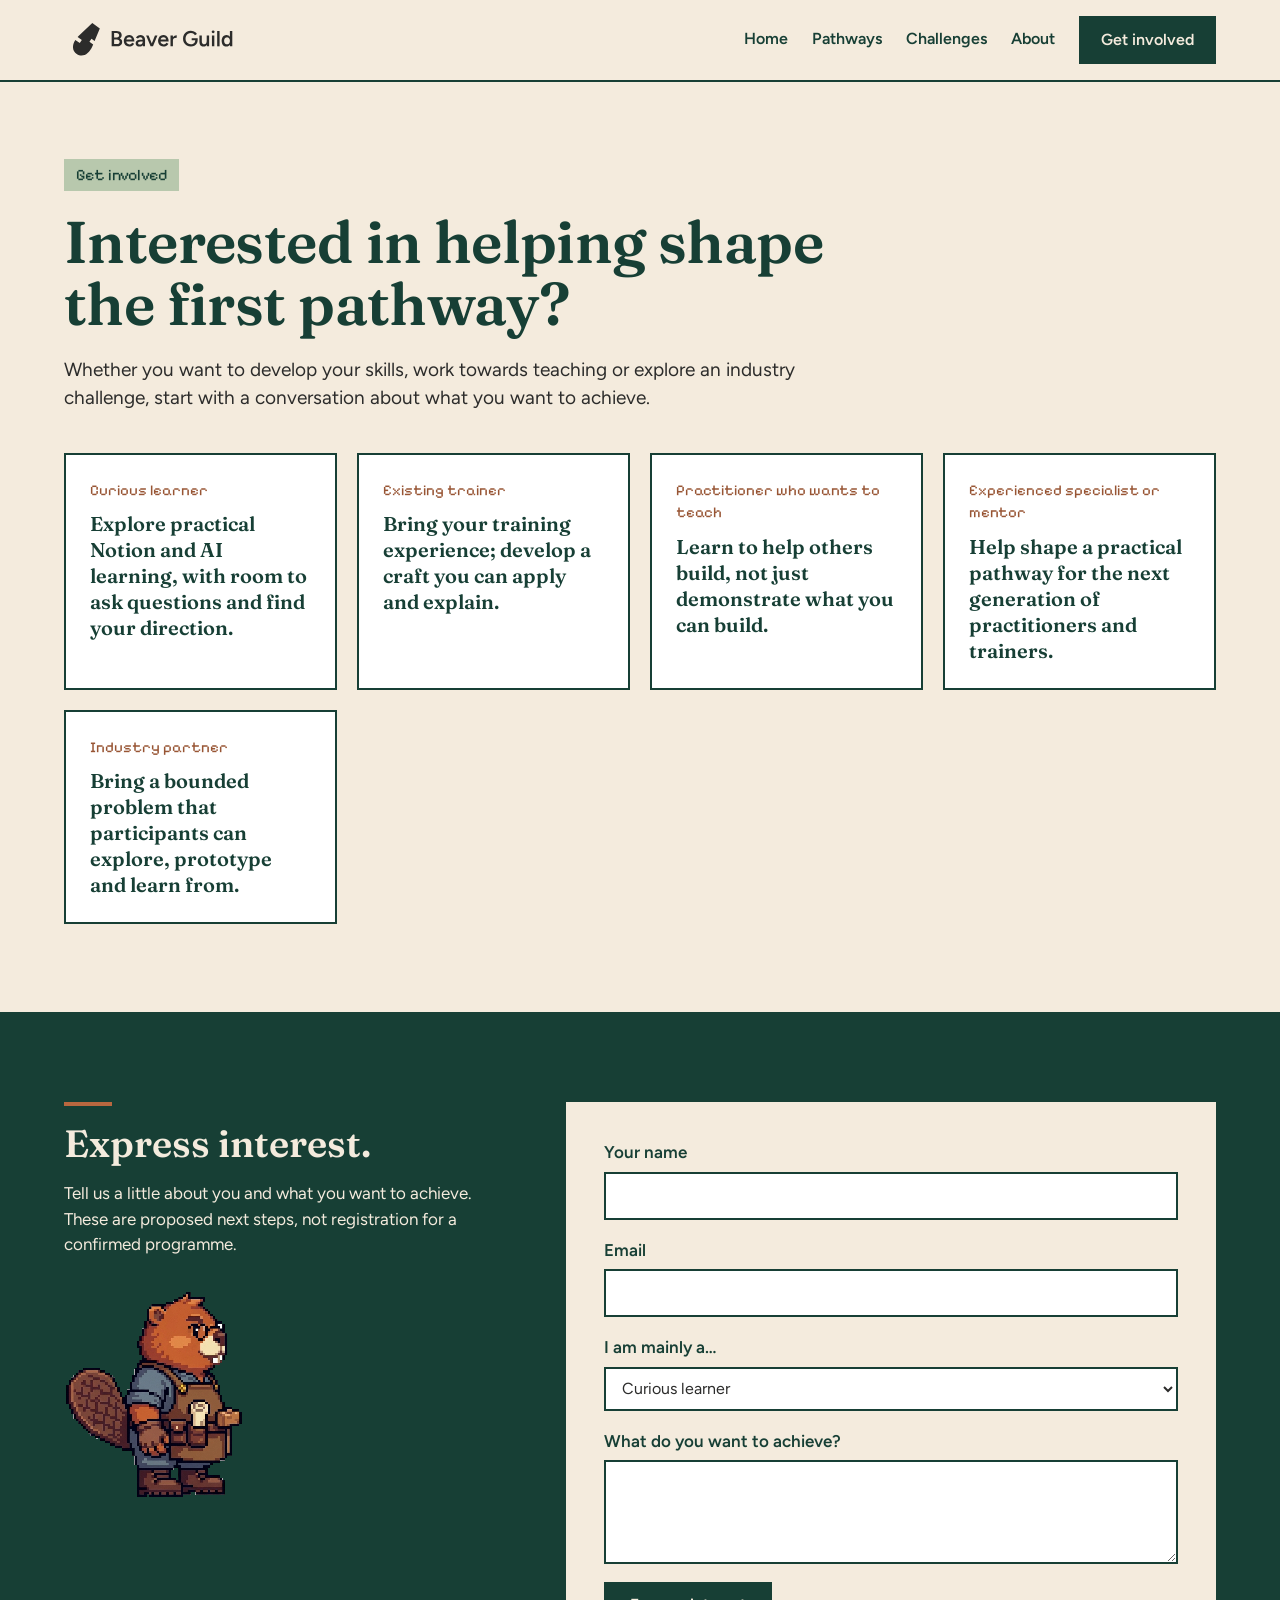
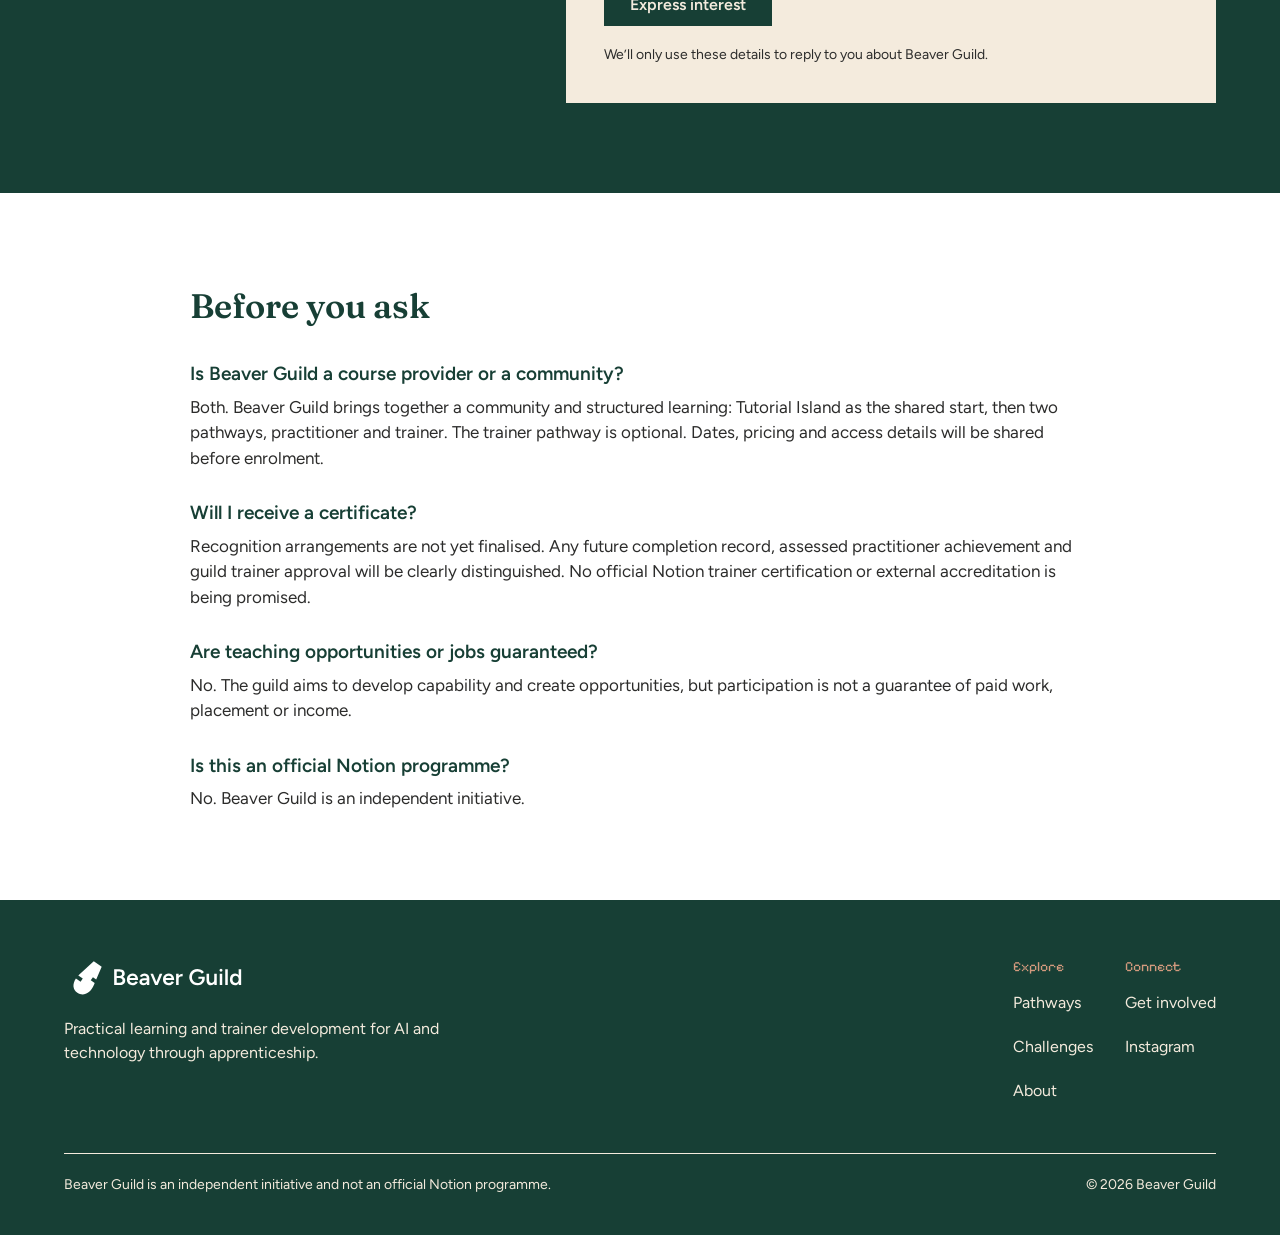
<file: get-involved.html>
<!doctype html>
<html lang="en-GB">
<head>
<meta charset="utf-8">
<meta name="viewport" content="width=device-width, initial-scale=1">
<title>Beaver Guild · Get involved</title>
<meta name="description" content="Express interest in Beaver Guild as a learner, trainer, mentor or industry partner.">
<meta property="og:title" content="Beaver Guild · Get involved">
<meta property="og:description" content="Express interest in Beaver Guild as a learner, trainer, mentor or industry partner.">
<meta property="og:image" content="assets/img/world-map-forest.jpg">
<link rel="icon" href="favicon.svg" type="image/svg+xml">
<link rel="preload" href="assets/fonts/Fraunces-SemiBold.ttf" as="font" type="font/ttf" crossorigin>
<link rel="stylesheet" href="assets/css/site.css">
</head>
<body>
<div style="font-family: Figtree, Arial, sans-serif; color: #2C2C2B; background: #F4EBDD; font-size: 17px; line-height: 1.5">
<header style="font-family: Figtree, Arial, sans-serif; color: #173F35; background: #F4EBDD; border-bottom: 2px solid #173F35; padding: 16px clamp(20px, 5vw, 72px)">
<div style="max-width: 1200px; margin: 0 auto; display: flex; flex-wrap: wrap; align-items: center; justify-content: space-between; gap: 12px 32px">
<a href="index.html" style="display: inline-flex; align-items: center; min-height: 44px">
<img src="assets/img/beaver-guild-horizontal-ink.svg" alt="Beaver Guild home" style="width: 190px; height: auto; display: block">
</a>
<nav aria-label="Main" style="display: flex; flex-wrap: wrap; align-items: center; gap: 4px 24px">
<a href="index.html" style="display: inline-flex; align-items: center; min-height: 44px; font-size: 16px; font-weight: 600; color: #173F35; text-decoration: none; border-bottom: 3px solid transparent">Home</a>
<a href="pathways.html" style="display: inline-flex; align-items: center; min-height: 44px; font-size: 16px; font-weight: 600; color: #173F35; text-decoration: none; border-bottom: 3px solid transparent">Pathways</a>
<a href="challenges.html" style="display: inline-flex; align-items: center; min-height: 44px; font-size: 16px; font-weight: 600; color: #173F35; text-decoration: none; border-bottom: 3px solid transparent">Challenges</a>
<a href="about.html" style="display: inline-flex; align-items: center; min-height: 44px; font-size: 16px; font-weight: 600; color: #173F35; text-decoration: none; border-bottom: 3px solid transparent">About</a>
<a href="get-involved.html" style="display: inline-flex; align-items: center; min-height: 44px; padding: 0 20px; background: #173F35; color: #F4EBDD; border: 2px solid #173F35; font-weight: 600; font-size: 16px; text-decoration: none">Get involved</a>
</nav>
</div>
</header>

<section style="padding: clamp(48px, 6vw, 88px) clamp(20px, 5vw, 72px) 40px">
<div style="max-width: 1200px; margin: 0 auto; display: flex; flex-direction: column; gap: 20px; align-items: flex-start">
<span style="font-family: 'Pixelify Sans', monospace; font-size: 16px; background: #B8C8AD; color: #173F35; padding: 8px 12px; line-height: 1">Get involved</span>
<h1 style="margin: 0; font-family: Fraunces, Georgia, serif; font-weight: 600; font-size: clamp(36px, 4.6vw, 60px); line-height: 1.06; letter-spacing: -0.01em; color: #173F35; max-width: 20ch">Interested in helping shape the first pathway?</h1>
<p style="margin: 0; font-size: 19px; max-width: 62ch">Whether you want to develop your skills, work towards teaching or explore an industry challenge, start with a conversation about what you want to achieve.</p>
</div>
</section>

<section style="padding: 0 clamp(20px, 5vw, 72px) clamp(56px, 7vw, 88px)">
<div style="max-width: 1200px; margin: 0 auto; display: grid; grid-template-columns: repeat(auto-fit, minmax(260px, 1fr)); gap: 20px">
<div style="background: #FFFFFF; border: 2px solid #173F35; padding: 24px; display: flex; flex-direction: column; gap: 10px">
<span style="font-family: 'Pixelify Sans', monospace; font-size: 15px; color: #985534">Curious learner</span>
<p style="margin: 0; font-family: Fraunces, Georgia, serif; font-weight: 600; font-size: 20px; line-height: 1.3; color: #173F35">Explore practical Notion and AI learning, with room to ask questions and find your direction.</p>
</div>
<div style="background: #FFFFFF; border: 2px solid #173F35; padding: 24px; display: flex; flex-direction: column; gap: 10px">
<span style="font-family: 'Pixelify Sans', monospace; font-size: 15px; color: #985534">Existing trainer</span>
<p style="margin: 0; font-family: Fraunces, Georgia, serif; font-weight: 600; font-size: 20px; line-height: 1.3; color: #173F35">Bring your training experience; develop a craft you can apply and explain.</p>
</div>
<div style="background: #FFFFFF; border: 2px solid #173F35; padding: 24px; display: flex; flex-direction: column; gap: 10px">
<span style="font-family: 'Pixelify Sans', monospace; font-size: 15px; color: #985534">Practitioner who wants to teach</span>
<p style="margin: 0; font-family: Fraunces, Georgia, serif; font-weight: 600; font-size: 20px; line-height: 1.3; color: #173F35">Learn to help others build, not just demonstrate what you can build.</p>
</div>
<div style="background: #FFFFFF; border: 2px solid #173F35; padding: 24px; display: flex; flex-direction: column; gap: 10px">
<span style="font-family: 'Pixelify Sans', monospace; font-size: 15px; color: #985534">Experienced specialist or mentor</span>
<p style="margin: 0; font-family: Fraunces, Georgia, serif; font-weight: 600; font-size: 20px; line-height: 1.3; color: #173F35">Help shape a practical pathway for the next generation of practitioners and trainers.</p>
</div>
<div style="background: #FFFFFF; border: 2px solid #173F35; padding: 24px; display: flex; flex-direction: column; gap: 10px">
<span style="font-family: 'Pixelify Sans', monospace; font-size: 15px; color: #985534">Industry partner</span>
<p style="margin: 0; font-family: Fraunces, Georgia, serif; font-weight: 600; font-size: 20px; line-height: 1.3; color: #173F35">Bring a bounded problem that participants can explore, prototype and learn from.</p>
</div>
</div>
</section>

<section style="background: #173F35; color: #F4EBDD; padding: clamp(56px, 7vw, 96px) clamp(20px, 5vw, 72px)">
<div style="max-width: 1200px; margin: 0 auto; display: flex; flex-wrap: wrap; gap: 48px; align-items: flex-start">
<div style="flex: 1 1 360px; min-width: 0; display: flex; flex-direction: column; gap: 16px">
<div style="width: 48px; height: 4px; background: #B9673F"></div>
<h2 style="margin: 0; font-family: Fraunces, Georgia, serif; font-weight: 600; font-size: clamp(28px, 3vw, 38px); line-height: 1.15; color: #F4EBDD">Express interest.</h2>
<p style="margin: 0; color: #F4EBDD">Tell us a little about you and what you want to achieve. These are proposed next steps, not registration for a confirmed programme.</p>
<img src="assets/img/guild-artisan-side-facing.png" alt="" style="width: 180px; height: 209px; object-fit: contain; image-rendering: pixelated; display: block; margin-top: 16px">
</div>
<div style="flex: 1 1 480px; min-width: 0; background: #F4EBDD; color: #2C2C2B; padding: clamp(24px, 3vw, 40px)">
<div id="bg-sent" hidden>
<div style="display: flex; flex-direction: column; gap: 12px">
<span style="font-family: 'Pixelify Sans', monospace; font-size: 16px; color: #173F35; background: #B8C8AD; padding: 6px 10px; align-self: flex-start">Quest logged</span>
<p style="margin: 0; font-family: Fraunces, Georgia, serif; font-weight: 600; font-size: 24px; color: #173F35">Thank you. We will be in touch about what you want to achieve.</p>
<button type="button" id="bg-reset" style="align-self: flex-start; min-height: 44px; padding: 0 20px; background: transparent; color: #173F35; border: 2px solid #173F35; font-family: Figtree, Arial, sans-serif; font-weight: 600; font-size: 16px; cursor: pointer">Back to the form</button>
</div>
</div>
<form id="bg-form" name="express-interest" method="POST" action="/thanks.html" data-netlify="true" netlify-honeypot="bot-field">
<input type="hidden" name="form-name" value="express-interest">
<p hidden><label>Leave this empty: <input name="bot-field" tabindex="-1" autocomplete="off"></label></p>
<div style="display: flex; flex-direction: column; gap: 18px">
<div style="display: flex; flex-direction: column; gap: 6px">
<label for="bg-name" style="font-weight: 600; color: #173F35">Your name</label>
<input id="bg-name" name="name" type="text" autocomplete="name" required style="min-height: 44px; padding: 0 12px; border: 2px solid #173F35; border-radius: 0; background: #FFFFFF; font-family: Figtree, Arial, sans-serif; font-size: 16px; color: #2C2C2B">
</div>
<div style="display: flex; flex-direction: column; gap: 6px">
<label for="bg-email" style="font-weight: 600; color: #173F35">Email</label>
<input id="bg-email" name="email" type="email" autocomplete="email" required style="min-height: 44px; padding: 0 12px; border: 2px solid #173F35; border-radius: 0; background: #FFFFFF; font-family: Figtree, Arial, sans-serif; font-size: 16px; color: #2C2C2B">
</div>
<div style="display: flex; flex-direction: column; gap: 6px">
<label for="bg-role" style="font-weight: 600; color: #173F35">I am mainly a…</label>
<select id="bg-role" name="role" style="min-height: 44px; padding: 0 12px; border: 2px solid #173F35; border-radius: 0; background: #FFFFFF; font-family: Figtree, Arial, sans-serif; font-size: 16px; color: #2C2C2B">
<option>Curious learner</option>
<option>Existing trainer</option>
<option>Practitioner who wants to teach</option>
<option>Experienced specialist or mentor</option>
<option>Industry partner</option>
</select>
</div>
<div style="display: flex; flex-direction: column; gap: 6px">
<label for="bg-goal" style="font-weight: 600; color: #173F35">What do you want to achieve?</label>
<textarea id="bg-goal" name="goal" rows="4" style="padding: 12px; border: 2px solid #173F35; border-radius: 0; background: #FFFFFF; font-family: Figtree, Arial, sans-serif; font-size: 16px; color: #2C2C2B; resize: vertical"></textarea>
</div>
<button type="submit" id="bg-send" style="align-self: flex-start; min-height: 44px; padding: 0 24px; background: #173F35; color: #F4EBDD; border: 2px solid #173F35; font-family: Figtree, Arial, sans-serif; font-weight: 600; font-size: 16px; cursor: pointer">Express interest</button>
<p id="bg-error" role="alert" hidden style="margin: 0; font-size: 15px; font-weight: 600; color: #985534">Something went wrong and your details weren’t sent. Please try again in a moment.</p>
<p style="margin: 0; font-size: 14px">We’ll only use these details to reply to you about Beaver Guild.</p>
</div>
</form>
</div>
</div>
</section>

<section style="background: #FFFFFF; padding: clamp(56px, 7vw, 88px) clamp(20px, 5vw, 72px)">
<div style="max-width: 900px; margin: 0 auto; display: flex; flex-direction: column; gap: 28px">
<h2 style="margin: 0; font-family: Fraunces, Georgia, serif; font-weight: 600; font-size: clamp(26px, 2.8vw, 34px); color: #173F35">Before you ask</h2>
<div style="display: flex; flex-direction: column; gap: 6px">
<h3 style="margin: 0; font-size: 19px; font-weight: 600; color: #173F35">Is Beaver Guild a course provider or a community?</h3>
<p style="margin: 0">Both. Beaver Guild brings together a community and structured learning: Tutorial Island as the shared start, then two pathways, practitioner and trainer. The trainer pathway is optional. Dates, pricing and access details will be shared before enrolment.</p>
</div>
<div style="display: flex; flex-direction: column; gap: 6px">
<h3 style="margin: 0; font-size: 19px; font-weight: 600; color: #173F35">Will I receive a certificate?</h3>
<p style="margin: 0">Recognition arrangements are not yet finalised. Any future completion record, assessed practitioner achievement and guild trainer approval will be clearly distinguished. No official Notion trainer certification or external accreditation is being promised.</p>
</div>
<div style="display: flex; flex-direction: column; gap: 6px">
<h3 style="margin: 0; font-size: 19px; font-weight: 600; color: #173F35">Are teaching opportunities or jobs guaranteed?</h3>
<p style="margin: 0">No. The guild aims to develop capability and create opportunities, but participation is not a guarantee of paid work, placement or income.</p>
</div>
<div style="display: flex; flex-direction: column; gap: 6px">
<h3 style="margin: 0; font-size: 19px; font-weight: 600; color: #173F35">Is this an official Notion programme?</h3>
<p style="margin: 0">No. Beaver Guild is an independent initiative.</p>
</div>
</div>
</section>

<footer style="font-family: Figtree, Arial, sans-serif; background: #173F35; color: #F4EBDD; padding: 56px clamp(20px, 5vw, 72px) 40px; font-size: 16px; line-height: 1.5">
<div style="max-width: 1200px; margin: 0 auto; display: flex; flex-direction: column; gap: 40px">
<div style="display: flex; flex-wrap: wrap; justify-content: space-between; gap: 32px">
<div style="flex: 1 1 320px; min-width: 0; display: flex; flex-direction: column; gap: 16px">
<img src="assets/img/beaver-guild-horizontal-white.svg" alt="Beaver Guild" style="width: 200px; height: auto; display: block">
<p style="margin: 0; max-width: 42ch; color: #F4EBDD">Practical learning and trainer development for AI and technology through apprenticeship.</p>
</div>
<nav aria-label="Footer" style="flex: 0 1 auto; display: flex; flex-wrap: wrap; gap: 8px 32px">
<div style="display: flex; flex-direction: column">
<span style="font-family: 'Pixelify Sans', monospace; font-size: 14px; color: #D39A7E; margin-bottom: 4px">Explore</span>
<a href="pathways.html" style="color: #F4EBDD; text-decoration: none; min-height: 44px; display: inline-flex; align-items: center">Pathways</a>
<a href="challenges.html" style="color: #F4EBDD; text-decoration: none; min-height: 44px; display: inline-flex; align-items: center">Challenges</a>
<a href="about.html" style="color: #F4EBDD; text-decoration: none; min-height: 44px; display: inline-flex; align-items: center">About</a>
</div>
<div style="display: flex; flex-direction: column">
<span style="font-family: 'Pixelify Sans', monospace; font-size: 14px; color: #D39A7E; margin-bottom: 4px">Connect</span>
<a href="get-involved.html" style="color: #F4EBDD; text-decoration: none; min-height: 44px; display: inline-flex; align-items: center">Get involved</a>
<a href="https://www.instagram.com/beaverguild" style="color: #F4EBDD; text-decoration: none; min-height: 44px; display: inline-flex; align-items: center">Instagram</a>
</div>
</nav>
</div>
<div style="border-top: 1px solid #F4EBDD; padding-top: 20px; display: flex; flex-wrap: wrap; justify-content: space-between; gap: 8px 24px; font-size: 14px">
<p style="margin: 0; color: #F4EBDD">Beaver Guild is an independent initiative and not an official Notion programme.</p>
<p style="margin: 0; color: #F4EBDD">© 2026 Beaver Guild</p>
</div>
</div>
</footer>
</div>
<script>
(function(){
var f=document.getElementById("bg-form"),s=document.getElementById("bg-sent"),err=document.getElementById("bg-error"),btn=document.getElementById("bg-send");
f.addEventListener("submit",function(e){
  e.preventDefault();
  if(!f.checkValidity()){f.reportValidity();return;}
  err.hidden=true;btn.disabled=true;btn.textContent="Sending…";
  fetch("/",{method:"POST",headers:{"Content-Type":"application/x-www-form-urlencoded"},body:new URLSearchParams(new FormData(f)).toString()})
    .then(function(r){if(!r.ok)throw new Error(r.status);f.reset();f.hidden=true;s.hidden=false;s.querySelector("button").focus();})
    .catch(function(){err.hidden=false;})
    .finally(function(){btn.disabled=false;btn.textContent="Express interest";});
});
document.getElementById("bg-reset").addEventListener("click",function(){s.hidden=true;f.hidden=false;document.getElementById("bg-name").focus();});
})();
</script>
</body>
</html>
</file>
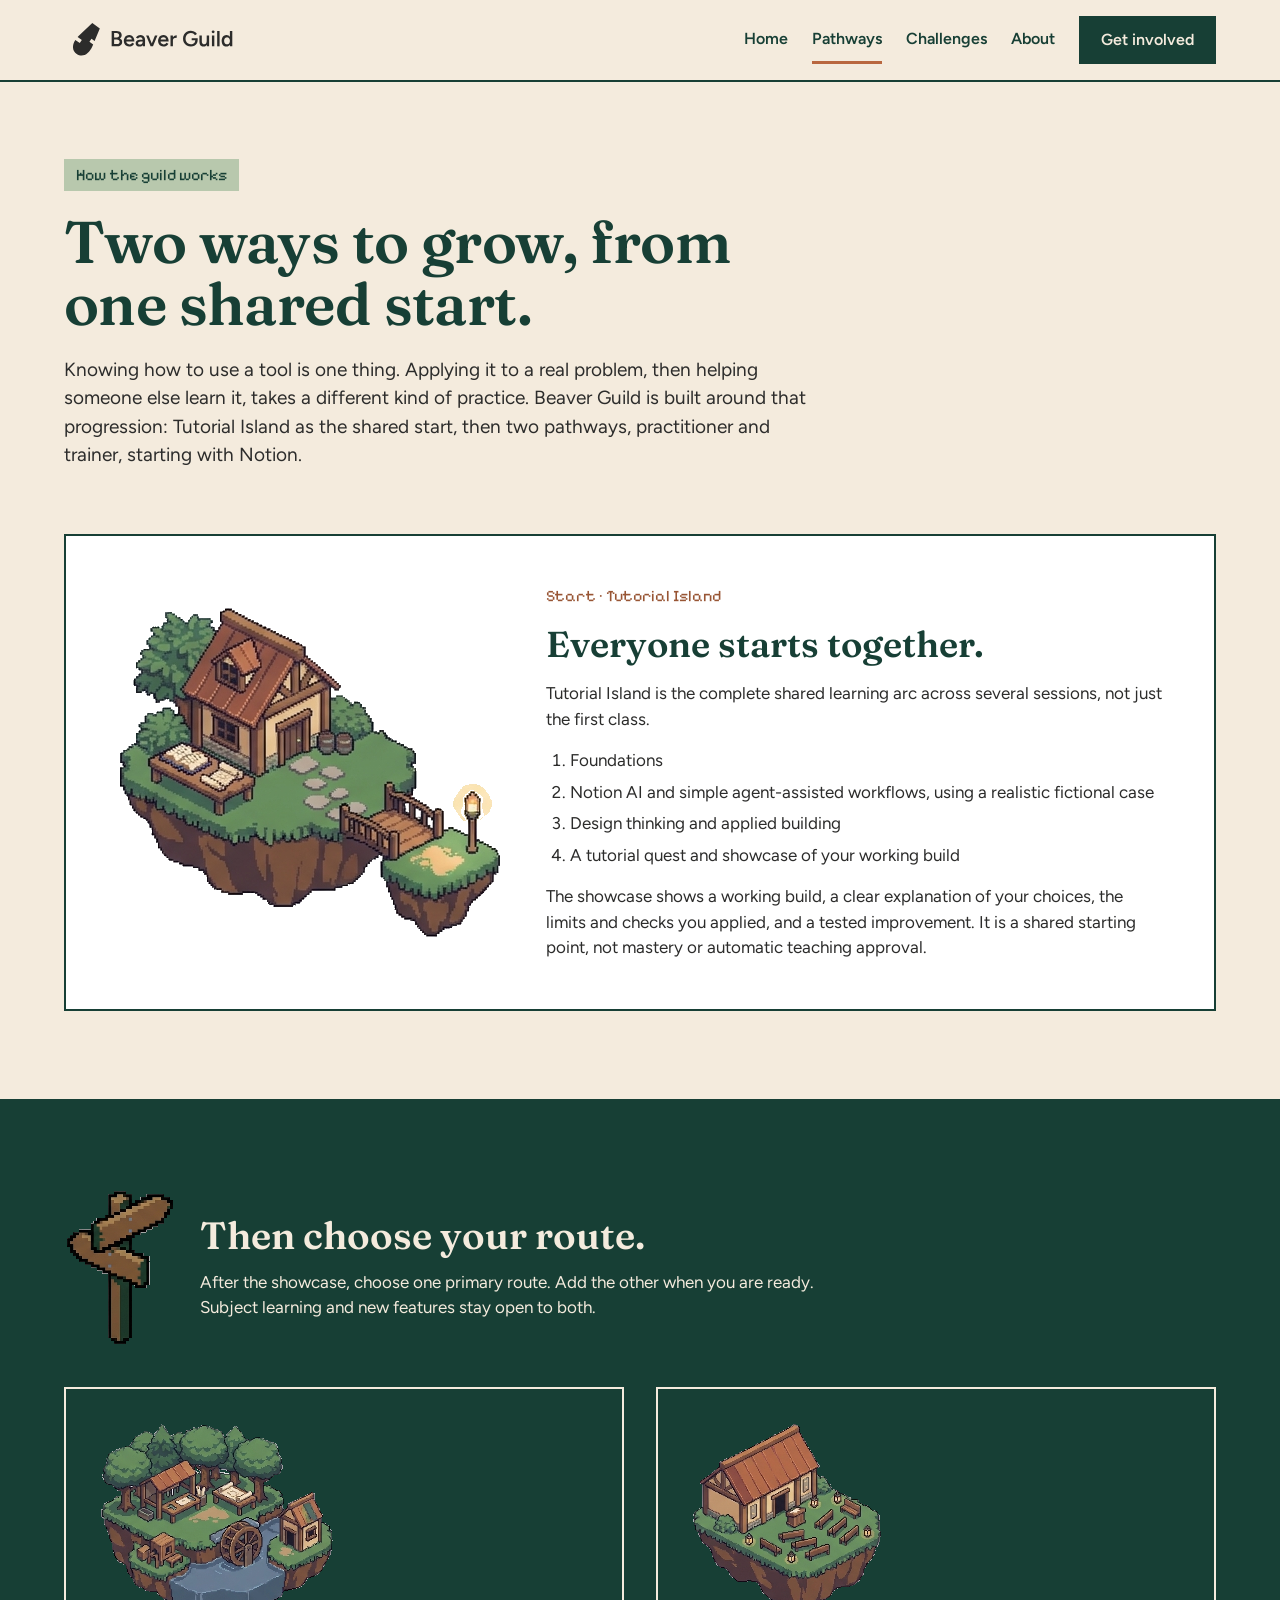
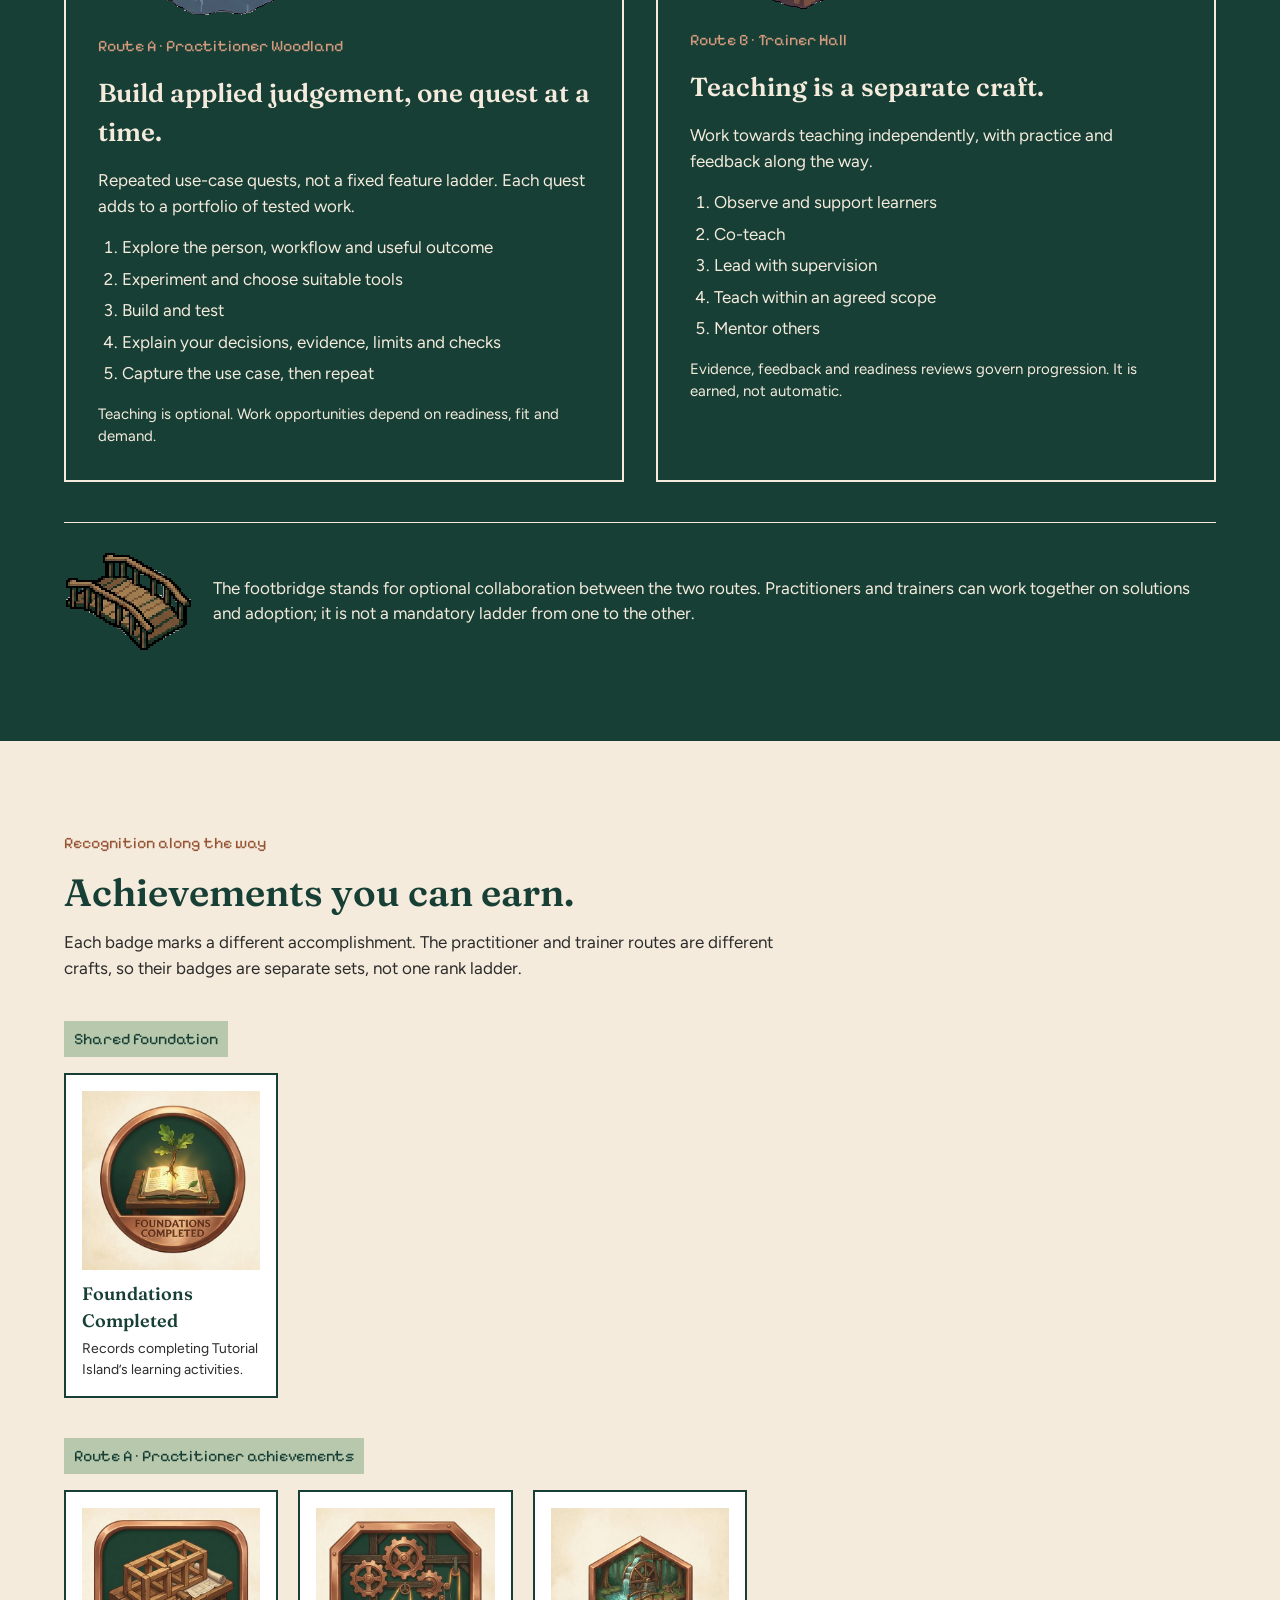
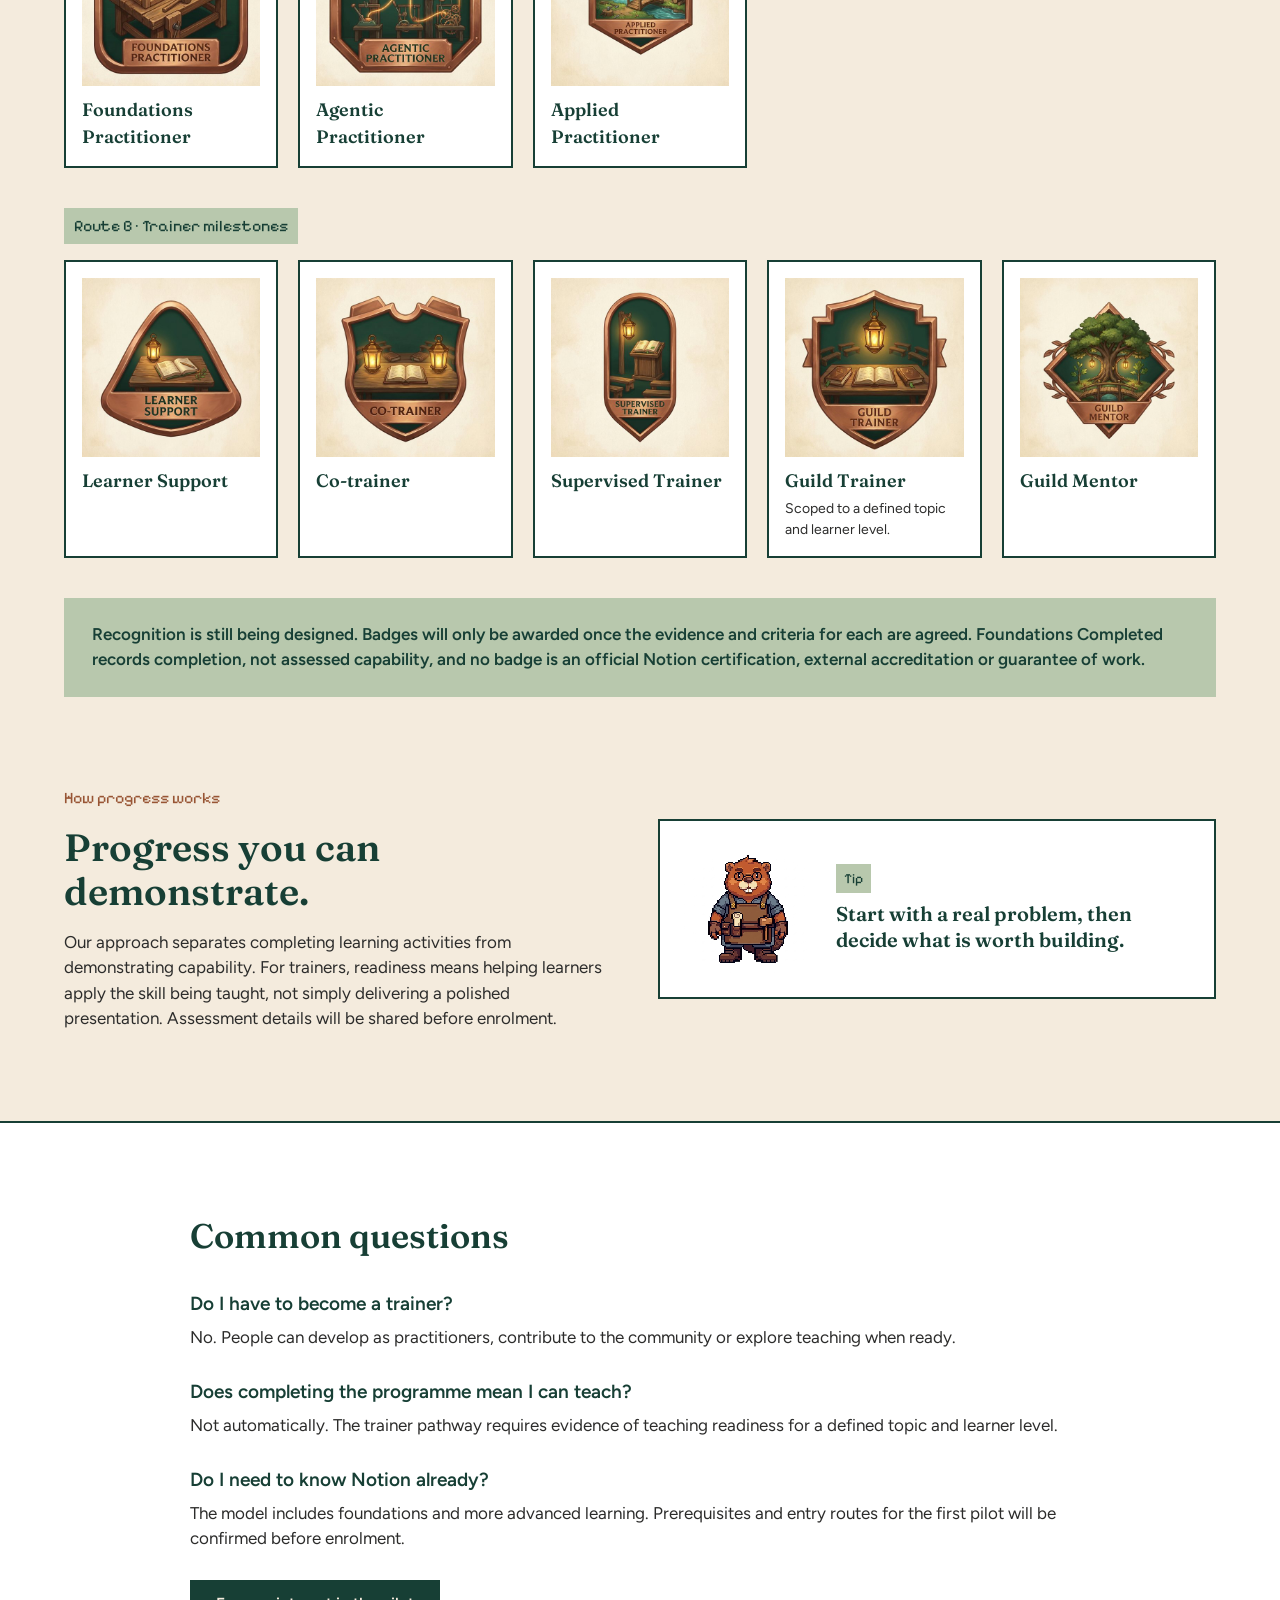
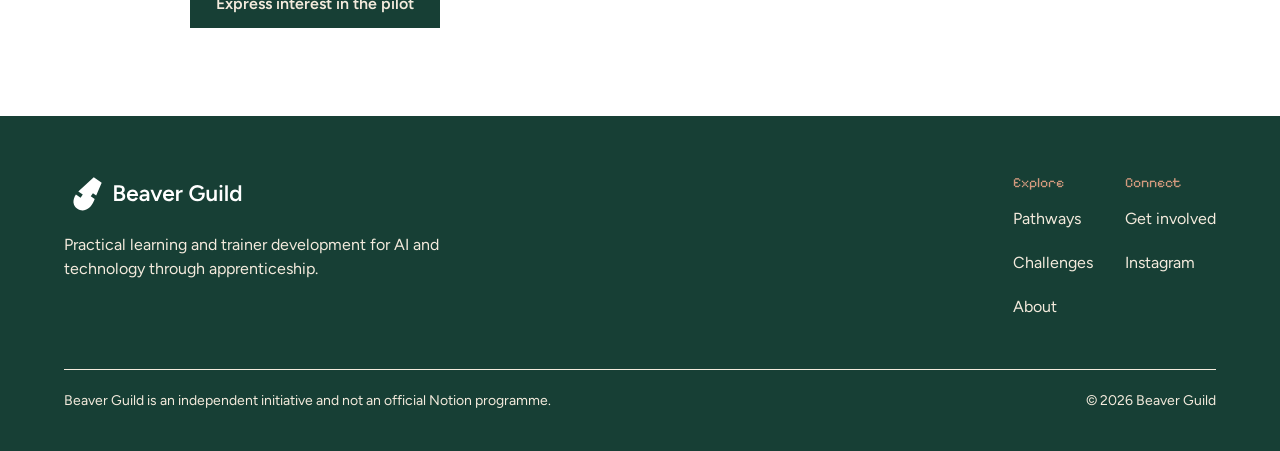
<file: pathways.html>
<!doctype html>
<html lang="en-GB">
<head>
<meta charset="utf-8">
<meta name="viewport" content="width=device-width, initial-scale=1">
<title>Beaver Guild · Pathways</title>
<meta name="description" content="Tutorial Island, then two pathways: practitioner and trainer. How Beaver Guild works.">
<meta property="og:title" content="Beaver Guild · Pathways">
<meta property="og:description" content="Tutorial Island, then two pathways: practitioner and trainer. How Beaver Guild works.">
<meta property="og:image" content="assets/img/world-map-forest.jpg">
<link rel="icon" href="favicon.svg" type="image/svg+xml">
<link rel="preload" href="assets/fonts/Fraunces-SemiBold.ttf" as="font" type="font/ttf" crossorigin>
<link rel="stylesheet" href="assets/css/site.css">
</head>
<body>
<div style="font-family: Figtree, Arial, sans-serif; color: #2C2C2B; background: #F4EBDD; font-size: 17px; line-height: 1.5">
<header style="font-family: Figtree, Arial, sans-serif; color: #173F35; background: #F4EBDD; border-bottom: 2px solid #173F35; padding: 16px clamp(20px, 5vw, 72px)">
<div style="max-width: 1200px; margin: 0 auto; display: flex; flex-wrap: wrap; align-items: center; justify-content: space-between; gap: 12px 32px">
<a href="index.html" style="display: inline-flex; align-items: center; min-height: 44px">
<img src="assets/img/beaver-guild-horizontal-ink.svg" alt="Beaver Guild home" style="width: 190px; height: auto; display: block">
</a>
<nav aria-label="Main" style="display: flex; flex-wrap: wrap; align-items: center; gap: 4px 24px">
<a href="index.html" style="display: inline-flex; align-items: center; min-height: 44px; font-size: 16px; font-weight: 600; color: #173F35; text-decoration: none; border-bottom: 3px solid transparent">Home</a>
<a href="pathways.html" style="display: inline-flex; align-items: center; min-height: 44px; font-size: 16px; font-weight: 600; color: #173F35; text-decoration: none; border-bottom: 3px solid #B9673F" aria-current="page">Pathways</a>
<a href="challenges.html" style="display: inline-flex; align-items: center; min-height: 44px; font-size: 16px; font-weight: 600; color: #173F35; text-decoration: none; border-bottom: 3px solid transparent">Challenges</a>
<a href="about.html" style="display: inline-flex; align-items: center; min-height: 44px; font-size: 16px; font-weight: 600; color: #173F35; text-decoration: none; border-bottom: 3px solid transparent">About</a>
<a href="get-involved.html" style="display: inline-flex; align-items: center; min-height: 44px; padding: 0 20px; background: #173F35; color: #F4EBDD; border: 2px solid #173F35; font-weight: 600; font-size: 16px; text-decoration: none">Get involved</a>
</nav>
</div>
</header>

<section style="padding: clamp(48px, 6vw, 88px) clamp(20px, 5vw, 72px) 32px">
<div style="max-width: 1200px; margin: 0 auto; display: flex; flex-direction: column; gap: 20px; align-items: flex-start">
<span style="font-family: 'Pixelify Sans', monospace; font-size: 16px; background: #B8C8AD; color: #173F35; padding: 8px 12px; line-height: 1">How the guild works</span>
<h1 style="margin: 0; font-family: Fraunces, Georgia, serif; font-weight: 600; font-size: clamp(36px, 4.6vw, 60px); line-height: 1.06; letter-spacing: -0.01em; color: #173F35; max-width: 18ch">Two ways to grow, from one shared start.</h1>
<p style="margin: 0; font-size: 19px; max-width: 62ch">Knowing how to use a tool is one thing. Applying it to a real problem, then helping someone else learn it, takes a different kind of practice. Beaver Guild is built around that progression: Tutorial Island as the shared start, then two pathways, practitioner and trainer, starting with Notion.</p>
</div>
</section>

<section style="padding: 32px clamp(20px, 5vw, 72px) clamp(56px, 7vw, 88px)">
<div style="max-width: 1200px; margin: 0 auto; background: #FFFFFF; border: 2px solid #173F35; padding: clamp(24px, 4vw, 48px); display: flex; flex-wrap: wrap; gap: 40px; align-items: center">
<img src="assets/img/tutorial-island.png" alt="Tutorial Island, a small pixel-art island with a learning workbench" style="flex: 0 1 392px; width: 392px; max-width: 100%; height: auto; image-rendering: pixelated; display: block">
<div style="flex: 1 1 400px; min-width: 0; display: flex; flex-direction: column; gap: 16px">
<span style="font-family: 'Pixelify Sans', monospace; font-size: 16px; color: #985534">Start · Tutorial Island</span>
<h2 style="margin: 0; font-family: Fraunces, Georgia, serif; font-weight: 600; font-size: clamp(28px, 3vw, 36px); line-height: 1.15; color: #173F35">Everyone starts together.</h2>
<p style="margin: 0">Tutorial Island is the complete shared learning arc across several sessions, not just the first class.</p>
<ol style="margin: 0; padding-left: 24px; display: flex; flex-direction: column; gap: 6px">
<li>Foundations</li>
<li>Notion AI and simple agent-assisted workflows, using a realistic fictional case</li>
<li>Design thinking and applied building</li>
<li>A tutorial quest and showcase of your working build</li>
</ol>
<p style="margin: 0; color: #2C2C2B">The showcase shows a working build, a clear explanation of your choices, the limits and checks you applied, and a tested improvement. It is a shared starting point, not mastery or automatic teaching approval.</p>
</div>
</div>
</section>

<section style="background: #173F35; color: #F4EBDD; padding: clamp(56px, 7vw, 96px) clamp(20px, 5vw, 72px)">
<div style="max-width: 1200px; margin: 0 auto; display: flex; flex-direction: column; gap: 40px">
<div style="display: flex; flex-wrap: wrap; gap: 24px; align-items: center">
<img src="assets/img/route-signpost.png" alt="" style="width: 112px; height: 159px; object-fit: contain; image-rendering: pixelated; display: block">
<div style="flex: 1 1 360px; min-width: 0; display: flex; flex-direction: column; gap: 12px">
<h2 style="margin: 0; font-family: Fraunces, Georgia, serif; font-weight: 600; font-size: clamp(28px, 3vw, 38px); line-height: 1.15; color: #F4EBDD">Then choose your route.</h2>
<p style="margin: 0; color: #F4EBDD; max-width: 60ch">After the showcase, choose one primary route. Add the other when you are ready. Subject learning and new features stay open to both.</p>
</div>
</div>
<div style="display: flex; flex-wrap: wrap; gap: 32px">
<div style="flex: 1 1 360px; min-width: 0; border: 2px solid #F4EBDD; padding: 32px; display: flex; flex-direction: column; gap: 16px">
<img src="assets/img/practitioner-woodland.png" alt="Practitioner Woodland, a forested pixel-art island" style="width: 238px; height: 197px; object-fit: contain; image-rendering: pixelated; display: block">
<span style="font-family: 'Pixelify Sans', monospace; font-size: 16px; color: #D39A7E">Route A · Practitioner Woodland</span>
<h3 style="margin: 0; font-family: Fraunces, Georgia, serif; font-weight: 600; font-size: 26px; color: #F4EBDD">Build applied judgement, one quest at a time.</h3>
<p style="margin: 0; color: #F4EBDD">Repeated use-case quests, not a fixed feature ladder. Each quest adds to a portfolio of tested work.</p>
<ol style="margin: 0; padding-left: 24px; color: #F4EBDD; display: flex; flex-direction: column; gap: 6px">
<li>Explore the person, workflow and useful outcome</li>
<li>Experiment and choose suitable tools</li>
<li>Build and test</li>
<li>Explain your decisions, evidence, limits and checks</li>
<li>Capture the use case, then repeat</li>
</ol>
<p style="margin: 0; color: #F4EBDD; font-size: 15px">Teaching is optional. Work opportunities depend on readiness, fit and demand.</p>
</div>
<div style="flex: 1 1 360px; min-width: 0; border: 2px solid #F4EBDD; padding: 32px; display: flex; flex-direction: column; gap: 16px">
<img src="assets/img/trainer-hall.png" alt="Trainer Hall, a pixel-art island with a timber hall" style="width: 194px; height: 191px; object-fit: contain; image-rendering: pixelated; display: block">
<span style="font-family: 'Pixelify Sans', monospace; font-size: 16px; color: #D39A7E">Route B · Trainer Hall</span>
<h3 style="margin: 0; font-family: Fraunces, Georgia, serif; font-weight: 600; font-size: 26px; color: #F4EBDD">Teaching is a separate craft.</h3>
<p style="margin: 0; color: #F4EBDD">Work towards teaching independently, with practice and feedback along the way.</p>
<ol style="margin: 0; padding-left: 24px; color: #F4EBDD; display: flex; flex-direction: column; gap: 6px">
<li>Observe and support learners</li>
<li>Co-teach</li>
<li>Lead with supervision</li>
<li>Teach within an agreed scope</li>
<li>Mentor others</li>
</ol>
<p style="margin: 0; color: #F4EBDD; font-size: 15px">Evidence, feedback and readiness reviews govern progression. It is earned, not automatic.</p>
</div>
</div>
<div style="display: flex; flex-wrap: wrap; gap: 20px; align-items: center; border-top: 1px solid #F4EBDD; padding-top: 28px">
<img src="assets/img/footbridge.png" alt="" style="width: 129px; height: 101px; object-fit: contain; image-rendering: pixelated; display: block">
<p style="margin: 0; flex: 1 1 360px; color: #F4EBDD">The footbridge stands for optional collaboration between the two routes. Practitioners and trainers can work together on solutions and adoption; it is not a mandatory ladder from one to the other.</p>
</div>
</div>
</section>

<section style="padding: clamp(56px, 7vw, 96px) clamp(20px, 5vw, 72px) 0">
<div style="max-width: 1200px; margin: 0 auto; display: flex; flex-direction: column; gap: 40px">
<div style="display: flex; flex-direction: column; gap: 16px; max-width: 760px">
<span style="font-family: 'Pixelify Sans', monospace; font-size: 16px; color: #985534">Recognition along the way</span>
<h2 style="margin: 0; font-family: Fraunces, Georgia, serif; font-weight: 600; font-size: clamp(28px, 3vw, 38px); line-height: 1.15; color: #173F35">Achievements you can earn.</h2>
<p style="margin: 0">Each badge marks a different accomplishment. The practitioner and trainer routes are different crafts, so their badges are separate sets, not one rank ladder.</p>
</div>

<div style="display: flex; flex-direction: column; gap: 16px">
<span style="font-family: 'Pixelify Sans', monospace; font-size: 16px; color: #173F35; background: #B8C8AD; padding: 6px 10px; align-self: flex-start">Shared foundation</span>
<div style="display: grid; grid-template-columns: repeat(auto-fill, minmax(190px, 1fr)); gap: 20px">
<figure style="margin: 0; background: #FFFFFF; border: 2px solid #173F35; padding: 16px; display: flex; flex-direction: column; gap: 10px">
<img src="assets/img/badges/01-foundations-completed.jpg" alt="Foundations Completed badge: an open journal with an oak sprout" style="width: 100%; height: auto; display: block">
<figcaption style="display: flex; flex-direction: column; gap: 4px"><span style="font-family: Fraunces, Georgia, serif; font-weight: 600; font-size: 18px; color: #173F35">Foundations Completed</span><span style="font-size: 14px">Records completing Tutorial Island’s learning activities.</span></figcaption>
</figure>
</div>
</div>

<div style="display: flex; flex-direction: column; gap: 16px">
<span style="font-family: 'Pixelify Sans', monospace; font-size: 16px; color: #173F35; background: #B8C8AD; padding: 6px 10px; align-self: flex-start">Route A · Practitioner achievements</span>
<div style="display: grid; grid-template-columns: repeat(auto-fill, minmax(190px, 1fr)); gap: 20px">
<figure style="margin: 0; background: #FFFFFF; border: 2px solid #173F35; padding: 16px; display: flex; flex-direction: column; gap: 10px">
<img src="assets/img/badges/02-foundations-practitioner.jpg" alt="Foundations Practitioner badge: a workbench and fitted timber structure" style="width: 100%; height: auto; display: block">
<figcaption style="display: flex; flex-direction: column; gap: 4px"><span style="font-family: Fraunces, Georgia, serif; font-weight: 600; font-size: 18px; color: #173F35">Foundations Practitioner</span></figcaption>
</figure>
<figure style="margin: 0; background: #FFFFFF; border: 2px solid #173F35; padding: 16px; display: flex; flex-direction: column; gap: 10px">
<img src="assets/img/badges/03-agentic-practitioner.jpg" alt="Agentic Practitioner badge: a linked clockwork workflow" style="width: 100%; height: auto; display: block">
<figcaption style="display: flex; flex-direction: column; gap: 4px"><span style="font-family: Fraunces, Georgia, serif; font-weight: 600; font-size: 18px; color: #173F35">Agentic Practitioner</span></figcaption>
</figure>
<figure style="margin: 0; background: #FFFFFF; border: 2px solid #173F35; padding: 16px; display: flex; flex-direction: column; gap: 10px">
<img src="assets/img/badges/04-applied-practitioner.jpg" alt="Applied Practitioner badge: a waterwheel and bridge" style="width: 100%; height: auto; display: block">
<figcaption style="display: flex; flex-direction: column; gap: 4px"><span style="font-family: Fraunces, Georgia, serif; font-weight: 600; font-size: 18px; color: #173F35">Applied Practitioner</span></figcaption>
</figure>
</div>
</div>

<div style="display: flex; flex-direction: column; gap: 16px">
<span style="font-family: 'Pixelify Sans', monospace; font-size: 16px; color: #173F35; background: #B8C8AD; padding: 6px 10px; align-self: flex-start">Route B · Trainer milestones</span>
<div style="display: grid; grid-template-columns: repeat(auto-fill, minmax(190px, 1fr)); gap: 20px">
<figure style="margin: 0; background: #FFFFFF; border: 2px solid #173F35; padding: 16px; display: flex; flex-direction: column; gap: 10px">
<img src="assets/img/badges/05-learner-support.jpg" alt="Learner Support badge: a small lantern and learner journal" style="width: 100%; height: auto; display: block">
<figcaption style="display: flex; flex-direction: column; gap: 4px"><span style="font-family: Fraunces, Georgia, serif; font-weight: 600; font-size: 18px; color: #173F35">Learner Support</span></figcaption>
</figure>
<figure style="margin: 0; background: #FFFFFF; border: 2px solid #173F35; padding: 16px; display: flex; flex-direction: column; gap: 10px">
<img src="assets/img/badges/06-co-trainer.jpg" alt="Co-trainer badge: paired lanterns and a shared teaching table" style="width: 100%; height: auto; display: block">
<figcaption style="display: flex; flex-direction: column; gap: 4px"><span style="font-family: Fraunces, Georgia, serif; font-weight: 600; font-size: 18px; color: #173F35">Co-trainer</span></figcaption>
</figure>
<figure style="margin: 0; background: #FFFFFF; border: 2px solid #173F35; padding: 16px; display: flex; flex-direction: column; gap: 10px">
<img src="assets/img/badges/07-supervised-trainer.jpg" alt="Supervised Trainer badge: a lectern and guiding lantern" style="width: 100%; height: auto; display: block">
<figcaption style="display: flex; flex-direction: column; gap: 4px"><span style="font-family: Fraunces, Georgia, serif; font-weight: 600; font-size: 18px; color: #173F35">Supervised Trainer</span></figcaption>
</figure>
<figure style="margin: 0; background: #FFFFFF; border: 2px solid #173F35; padding: 16px; display: flex; flex-direction: column; gap: 10px">
<img src="assets/img/badges/08-guild-trainer.jpg" alt="Guild Trainer badge: a teaching table, books and central lantern" style="width: 100%; height: auto; display: block">
<figcaption style="display: flex; flex-direction: column; gap: 4px"><span style="font-family: Fraunces, Georgia, serif; font-weight: 600; font-size: 18px; color: #173F35">Guild Trainer</span><span style="font-size: 14px">Scoped to a defined topic and learner level.</span></figcaption>
</figure>
<figure style="margin: 0; background: #FFFFFF; border: 2px solid #173F35; padding: 16px; display: flex; flex-direction: column; gap: 10px">
<img src="assets/img/badges/09-guild-mentor.jpg" alt="Guild Mentor badge: a mature oak, saplings and a bridge" style="width: 100%; height: auto; display: block">
<figcaption style="display: flex; flex-direction: column; gap: 4px"><span style="font-family: Fraunces, Georgia, serif; font-weight: 600; font-size: 18px; color: #173F35">Guild Mentor</span></figcaption>
</figure>
</div>
</div>

<div style="background: #B8C8AD; padding: 24px 28px">
<p style="margin: 0; color: #173F35; font-weight: 600">Recognition is still being designed. Badges will only be awarded once the evidence and criteria for each are agreed. Foundations Completed records completion, not assessed capability, and no badge is an official Notion certification, external accreditation or guarantee of work.</p>
</div>
</div>
</section>

<section style="padding: clamp(56px, 7vw, 96px) clamp(20px, 5vw, 72px)">
<div style="max-width: 1200px; margin: 0 auto; display: flex; flex-wrap: wrap; gap: 48px; align-items: center">
<div style="flex: 1 1 440px; min-width: 0; display: flex; flex-direction: column; gap: 16px">
<span style="font-family: 'Pixelify Sans', monospace; font-size: 16px; color: #985534">How progress works</span>
<h2 style="margin: 0; font-family: Fraunces, Georgia, serif; font-weight: 600; font-size: clamp(28px, 3vw, 38px); line-height: 1.15; color: #173F35">Progress you can demonstrate.</h2>
<p style="margin: 0; max-width: 60ch">Our approach separates completing learning activities from demonstrating capability. For trainers, readiness means helping learners apply the skill being taught, not simply delivering a polished presentation. Assessment details will be shared before enrolment.</p>
</div>
<aside style="flex: 1 1 400px; min-width: 0; display: flex; flex-wrap: wrap; gap: 24px; align-items: center; background: #FFFFFF; border: 2px solid #173F35; padding: 24px">
<img src="assets/img/guild-artisan-front-facing.jpg" alt="The Guild Artisan standing, holding a rolled plan and a mallet" style="width: 128px; height: 128px; object-fit: contain; image-rendering: pixelated; display: block">
<div style="flex: 1 1 200px; min-width: 0; display: flex; flex-direction: column; gap: 8px">
<span style="font-family: 'Pixelify Sans', monospace; font-size: 14px; background: #B8C8AD; color: #173F35; padding: 4px 8px; align-self: flex-start">Tip</span>
<p style="margin: 0; font-family: Fraunces, Georgia, serif; font-weight: 600; font-size: 20px; line-height: 1.3; color: #173F35">Start with a real problem, then decide what is worth building.</p>
</div>
</aside>
</div>
</section>

<section style="background: #FFFFFF; border-top: 2px solid #173F35; padding: clamp(56px, 7vw, 88px) clamp(20px, 5vw, 72px)">
<div style="max-width: 900px; margin: 0 auto; display: flex; flex-direction: column; gap: 28px">
<h2 style="margin: 0; font-family: Fraunces, Georgia, serif; font-weight: 600; font-size: clamp(26px, 2.8vw, 34px); color: #173F35">Common questions</h2>
<div style="display: flex; flex-direction: column; gap: 6px">
<h3 style="margin: 0; font-size: 19px; font-weight: 600; color: #173F35">Do I have to become a trainer?</h3>
<p style="margin: 0">No. People can develop as practitioners, contribute to the community or explore teaching when ready.</p>
</div>
<div style="display: flex; flex-direction: column; gap: 6px">
<h3 style="margin: 0; font-size: 19px; font-weight: 600; color: #173F35">Does completing the programme mean I can teach?</h3>
<p style="margin: 0">Not automatically. The trainer pathway requires evidence of teaching readiness for a defined topic and learner level.</p>
</div>
<div style="display: flex; flex-direction: column; gap: 6px">
<h3 style="margin: 0; font-size: 19px; font-weight: 600; color: #173F35">Do I need to know Notion already?</h3>
<p style="margin: 0">The model includes foundations and more advanced learning. Prerequisites and entry routes for the first pilot will be confirmed before enrolment.</p>
</div>
<a href="get-involved.html" style="align-self: flex-start; display: inline-flex; align-items: center; min-height: 44px; padding: 0 24px; background: #173F35; color: #F4EBDD; border: 2px solid #173F35; font-weight: 600; font-size: 16px; text-decoration: none">Express interest in the pilot</a>
</div>
</section>

<footer style="font-family: Figtree, Arial, sans-serif; background: #173F35; color: #F4EBDD; padding: 56px clamp(20px, 5vw, 72px) 40px; font-size: 16px; line-height: 1.5">
<div style="max-width: 1200px; margin: 0 auto; display: flex; flex-direction: column; gap: 40px">
<div style="display: flex; flex-wrap: wrap; justify-content: space-between; gap: 32px">
<div style="flex: 1 1 320px; min-width: 0; display: flex; flex-direction: column; gap: 16px">
<img src="assets/img/beaver-guild-horizontal-white.svg" alt="Beaver Guild" style="width: 200px; height: auto; display: block">
<p style="margin: 0; max-width: 42ch; color: #F4EBDD">Practical learning and trainer development for AI and technology through apprenticeship.</p>
</div>
<nav aria-label="Footer" style="flex: 0 1 auto; display: flex; flex-wrap: wrap; gap: 8px 32px">
<div style="display: flex; flex-direction: column">
<span style="font-family: 'Pixelify Sans', monospace; font-size: 14px; color: #D39A7E; margin-bottom: 4px">Explore</span>
<a href="pathways.html" style="color: #F4EBDD; text-decoration: none; min-height: 44px; display: inline-flex; align-items: center">Pathways</a>
<a href="challenges.html" style="color: #F4EBDD; text-decoration: none; min-height: 44px; display: inline-flex; align-items: center">Challenges</a>
<a href="about.html" style="color: #F4EBDD; text-decoration: none; min-height: 44px; display: inline-flex; align-items: center">About</a>
</div>
<div style="display: flex; flex-direction: column">
<span style="font-family: 'Pixelify Sans', monospace; font-size: 14px; color: #D39A7E; margin-bottom: 4px">Connect</span>
<a href="get-involved.html" style="color: #F4EBDD; text-decoration: none; min-height: 44px; display: inline-flex; align-items: center">Get involved</a>
<a href="https://www.instagram.com/beaverguild" style="color: #F4EBDD; text-decoration: none; min-height: 44px; display: inline-flex; align-items: center">Instagram</a>
</div>
</nav>
</div>
<div style="border-top: 1px solid #F4EBDD; padding-top: 20px; display: flex; flex-wrap: wrap; justify-content: space-between; gap: 8px 24px; font-size: 14px">
<p style="margin: 0; color: #F4EBDD">Beaver Guild is an independent initiative and not an official Notion programme.</p>
<p style="margin: 0; color: #F4EBDD">© 2026 Beaver Guild</p>
</div>
</div>
</footer>
</div>
</body>
</html>
</file>
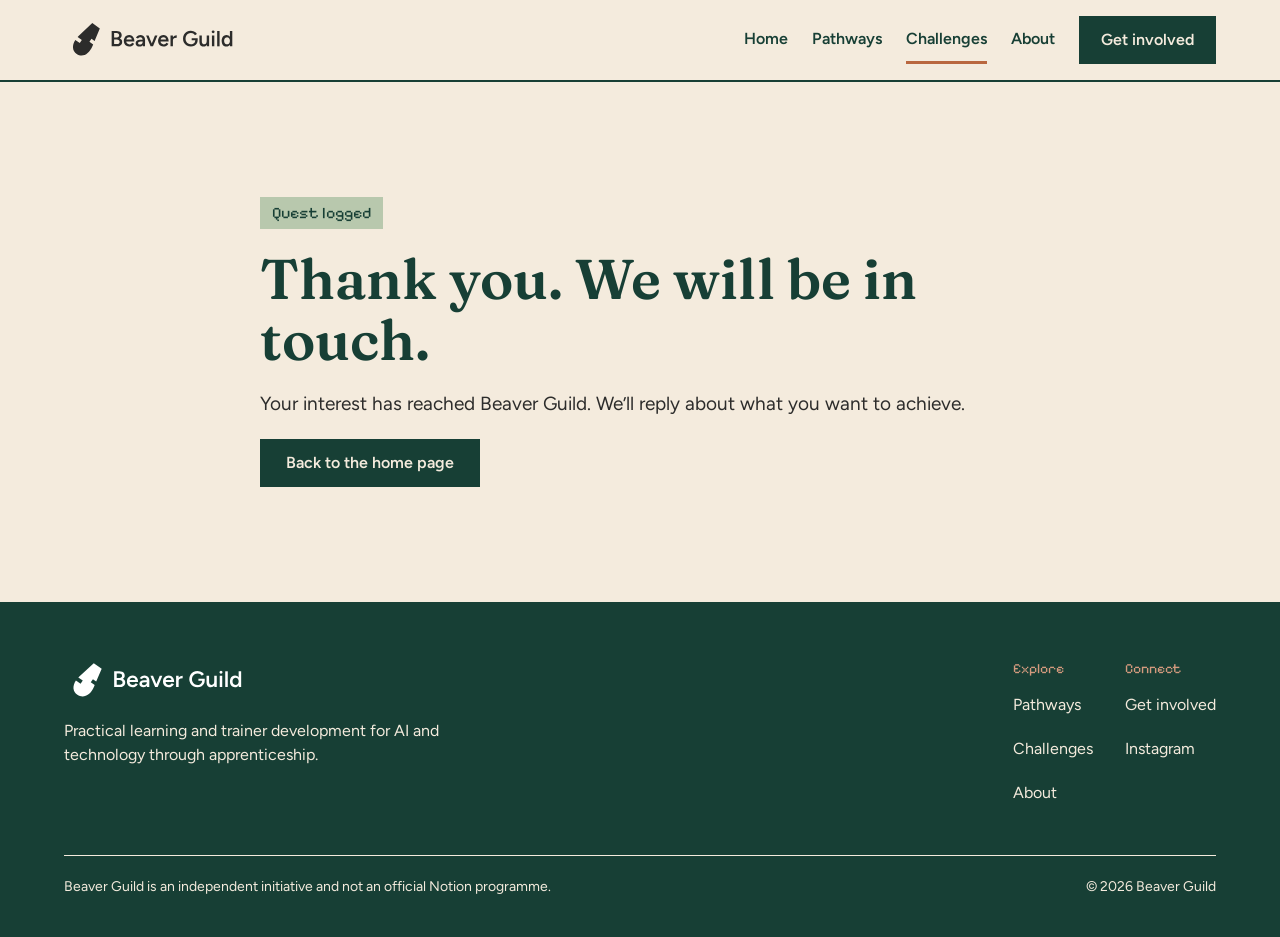
<file: thanks.html>
<!doctype html>
<html lang="en-GB">
<head>
<meta charset="utf-8">
<meta name="viewport" content="width=device-width, initial-scale=1">
<title>Beaver Guild · Thank you</title>
<meta name="robots" content="noindex">
<meta name="description" content="Industry challenges and buildathons: put the learning to work on real, bounded problems.">
<meta property="og:title" content="Beaver Guild · Industry challenges">
<meta property="og:description" content="Industry challenges and buildathons: put the learning to work on real, bounded problems.">
<meta property="og:image" content="assets/img/world-map-forest.jpg">
<link rel="icon" href="/favicon.svg" type="image/svg+xml">
<link rel="preload" href="/assets/fonts/Fraunces-SemiBold.ttf" as="font" type="font/ttf" crossorigin>
<link rel="stylesheet" href="/assets/css/site.css">
</head>
<body>
<div style="font-family: Figtree, Arial, sans-serif; color: #2C2C2B; background: #F4EBDD; font-size: 17px; line-height: 1.5">
<header style="font-family: Figtree, Arial, sans-serif; color: #173F35; background: #F4EBDD; border-bottom: 2px solid #173F35; padding: 16px clamp(20px, 5vw, 72px)">
<div style="max-width: 1200px; margin: 0 auto; display: flex; flex-wrap: wrap; align-items: center; justify-content: space-between; gap: 12px 32px">
<a href="/index.html" style="display: inline-flex; align-items: center; min-height: 44px">
<img src="/assets/img/beaver-guild-horizontal-ink.svg" alt="Beaver Guild home" style="width: 190px; height: auto; display: block">
</a>
<nav aria-label="Main" style="display: flex; flex-wrap: wrap; align-items: center; gap: 4px 24px">
<a href="/index.html" style="display: inline-flex; align-items: center; min-height: 44px; font-size: 16px; font-weight: 600; color: #173F35; text-decoration: none; border-bottom: 3px solid transparent">Home</a>
<a href="/pathways.html" style="display: inline-flex; align-items: center; min-height: 44px; font-size: 16px; font-weight: 600; color: #173F35; text-decoration: none; border-bottom: 3px solid transparent">Pathways</a>
<a href="/challenges.html" style="display: inline-flex; align-items: center; min-height: 44px; font-size: 16px; font-weight: 600; color: #173F35; text-decoration: none; border-bottom: 3px solid #B9673F" >Challenges</a>
<a href="/about.html" style="display: inline-flex; align-items: center; min-height: 44px; font-size: 16px; font-weight: 600; color: #173F35; text-decoration: none; border-bottom: 3px solid transparent">About</a>
<a href="/get-involved.html" style="display: inline-flex; align-items: center; min-height: 44px; padding: 0 20px; background: #173F35; color: #F4EBDD; border: 2px solid #173F35; font-weight: 600; font-size: 16px; text-decoration: none">Get involved</a>
</nav>
</div>
</header>

<section style="padding: clamp(64px, 9vw, 120px) clamp(20px, 5vw, 72px)">
<div style="max-width: 760px; margin: 0 auto; display: flex; flex-direction: column; gap: 20px; align-items: flex-start">
<span style="font-family: 'Pixelify Sans', monospace; font-size: 16px; background: #B8C8AD; color: #173F35; padding: 8px 12px; line-height: 1">Quest logged</span>
<h1 style="margin: 0; font-family: Fraunces, Georgia, serif; font-weight: 600; font-size: clamp(36px, 4.6vw, 56px); line-height: 1.08; color: #173F35">Thank you. We will be in touch.</h1>
<p style="margin: 0; font-size: 19px">Your interest has reached Beaver Guild. We’ll reply about what you want to achieve.</p>
<a href="/" style="display: inline-flex; align-items: center; min-height: 44px; padding: 0 24px; background: #173F35; color: #F4EBDD; border: 2px solid #173F35; font-weight: 600; font-size: 16px; text-decoration: none">Back to the home page</a>
</div>
</section>
<footer style="font-family: Figtree, Arial, sans-serif; background: #173F35; color: #F4EBDD; padding: 56px clamp(20px, 5vw, 72px) 40px; font-size: 16px; line-height: 1.5">
<div style="max-width: 1200px; margin: 0 auto; display: flex; flex-direction: column; gap: 40px">
<div style="display: flex; flex-wrap: wrap; justify-content: space-between; gap: 32px">
<div style="flex: 1 1 320px; min-width: 0; display: flex; flex-direction: column; gap: 16px">
<img src="/assets/img/beaver-guild-horizontal-white.svg" alt="Beaver Guild" style="width: 200px; height: auto; display: block">
<p style="margin: 0; max-width: 42ch; color: #F4EBDD">Practical learning and trainer development for AI and technology through apprenticeship.</p>
</div>
<nav aria-label="Footer" style="flex: 0 1 auto; display: flex; flex-wrap: wrap; gap: 8px 32px">
<div style="display: flex; flex-direction: column">
<span style="font-family: 'Pixelify Sans', monospace; font-size: 14px; color: #D39A7E; margin-bottom: 4px">Explore</span>
<a href="/pathways.html" style="color: #F4EBDD; text-decoration: none; min-height: 44px; display: inline-flex; align-items: center">Pathways</a>
<a href="/challenges.html" style="color: #F4EBDD; text-decoration: none; min-height: 44px; display: inline-flex; align-items: center">Challenges</a>
<a href="/about.html" style="color: #F4EBDD; text-decoration: none; min-height: 44px; display: inline-flex; align-items: center">About</a>
</div>
<div style="display: flex; flex-direction: column">
<span style="font-family: 'Pixelify Sans', monospace; font-size: 14px; color: #D39A7E; margin-bottom: 4px">Connect</span>
<a href="/get-involved.html" style="color: #F4EBDD; text-decoration: none; min-height: 44px; display: inline-flex; align-items: center">Get involved</a>
<a href="https://www.instagram.com/beaverguild" style="color: #F4EBDD; text-decoration: none; min-height: 44px; display: inline-flex; align-items: center">Instagram</a>
</div>
</nav>
</div>
<div style="border-top: 1px solid #F4EBDD; padding-top: 20px; display: flex; flex-wrap: wrap; justify-content: space-between; gap: 8px 24px; font-size: 14px">
<p style="margin: 0; color: #F4EBDD">Beaver Guild is an independent initiative and not an official Notion programme.</p>
<p style="margin: 0; color: #F4EBDD">© 2026 Beaver Guild</p>
</div>
</div>
</footer>
</div>
</body>
</html>
</file>
<file: assets/css/site.css>
@font-face{font-family:"Fraunces";src:url("../fonts/Fraunces-SemiBold.ttf") format("truetype");font-weight:600;font-style:normal}
@font-face{font-family:"Figtree";src:url("../fonts/Figtree-Regular.ttf") format("truetype");font-weight:400;font-style:normal}
@font-face{font-family:"Figtree";src:url("../fonts/Figtree-SemiBold.ttf") format("truetype");font-weight:600;font-style:normal}
@font-face{font-family:"Pixelify Sans";src:url("../fonts/PixelifySans-Regular.ttf") format("truetype");font-weight:400;font-style:normal}
body{margin:0;background:#F4EBDD}
a{color:#985534}a:hover{color:#173F35}
a:focus-visible{outline:3px solid #173F35;outline-offset:3px}

button:focus-visible,input:focus-visible,select:focus-visible,textarea:focus-visible{outline:3px solid #173F35;outline-offset:3px}
img{max-width:100%}
[hidden]{display:none!important}
</file>
